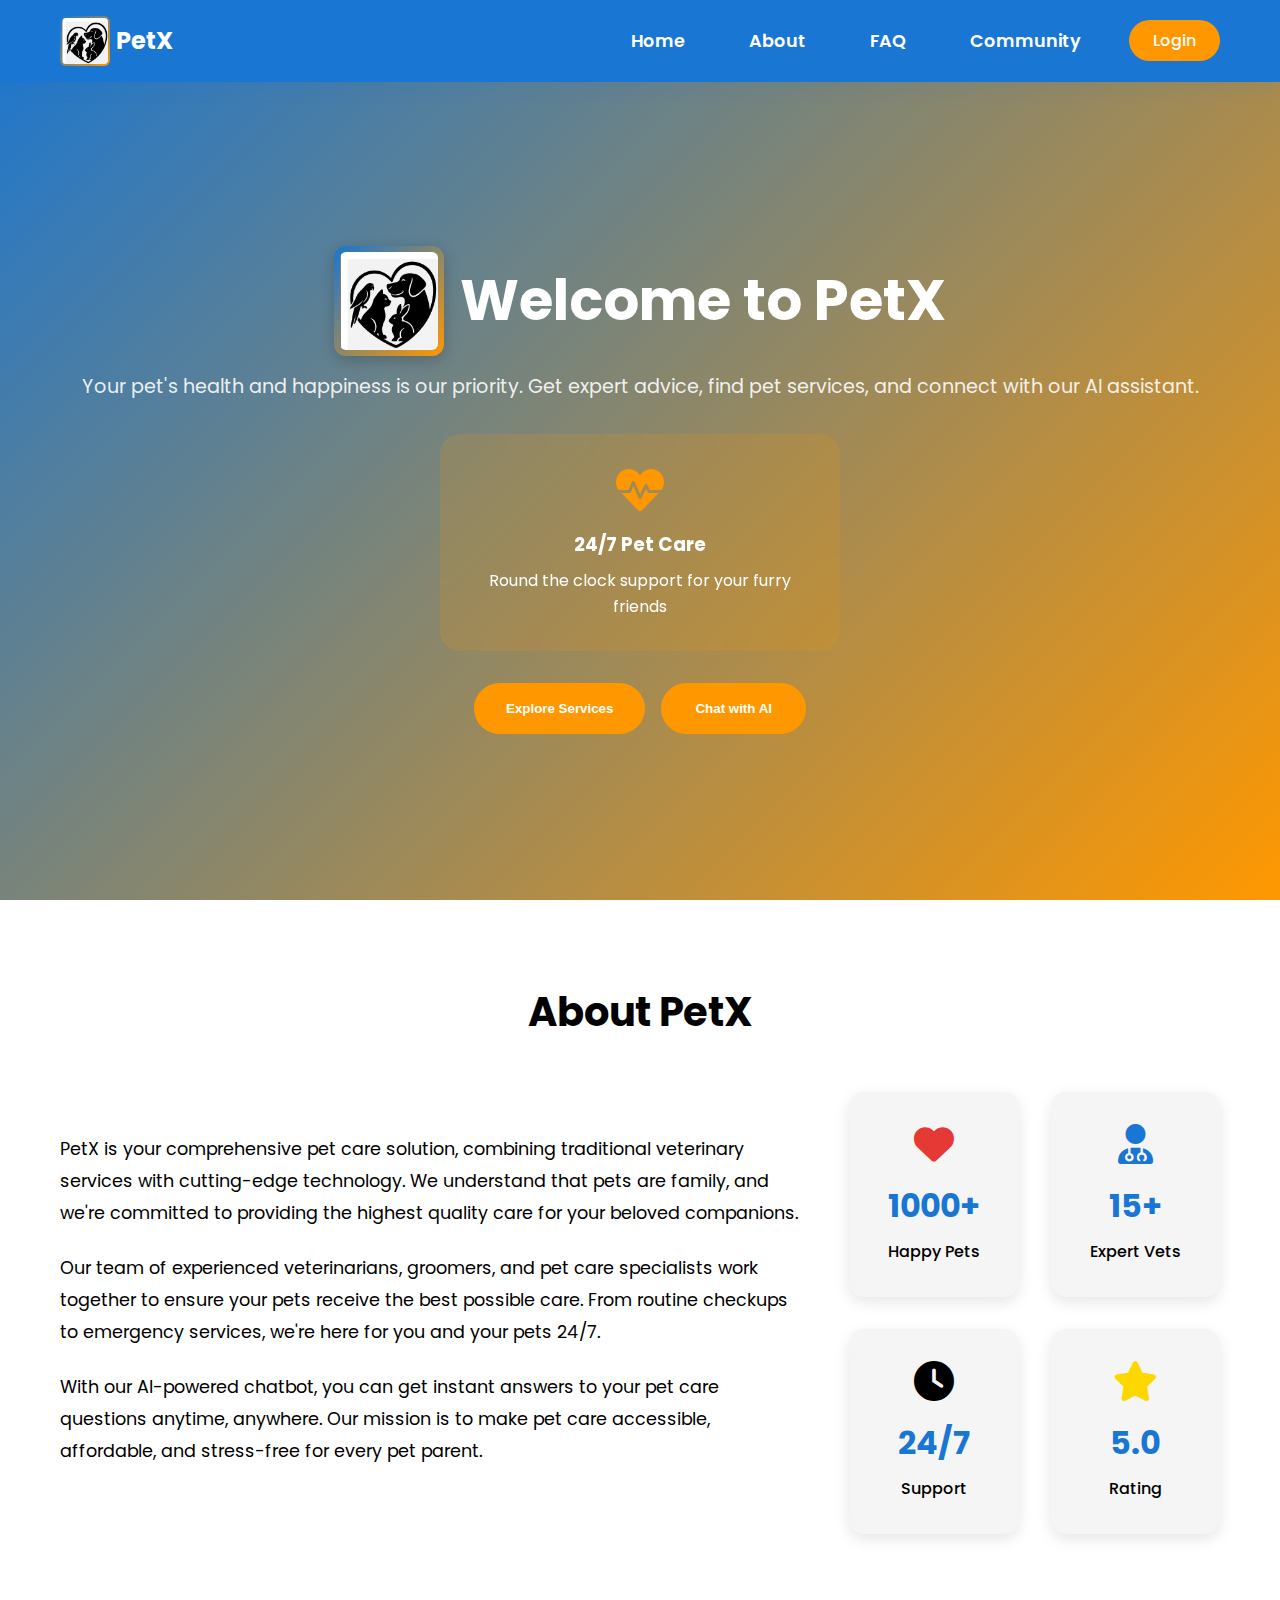
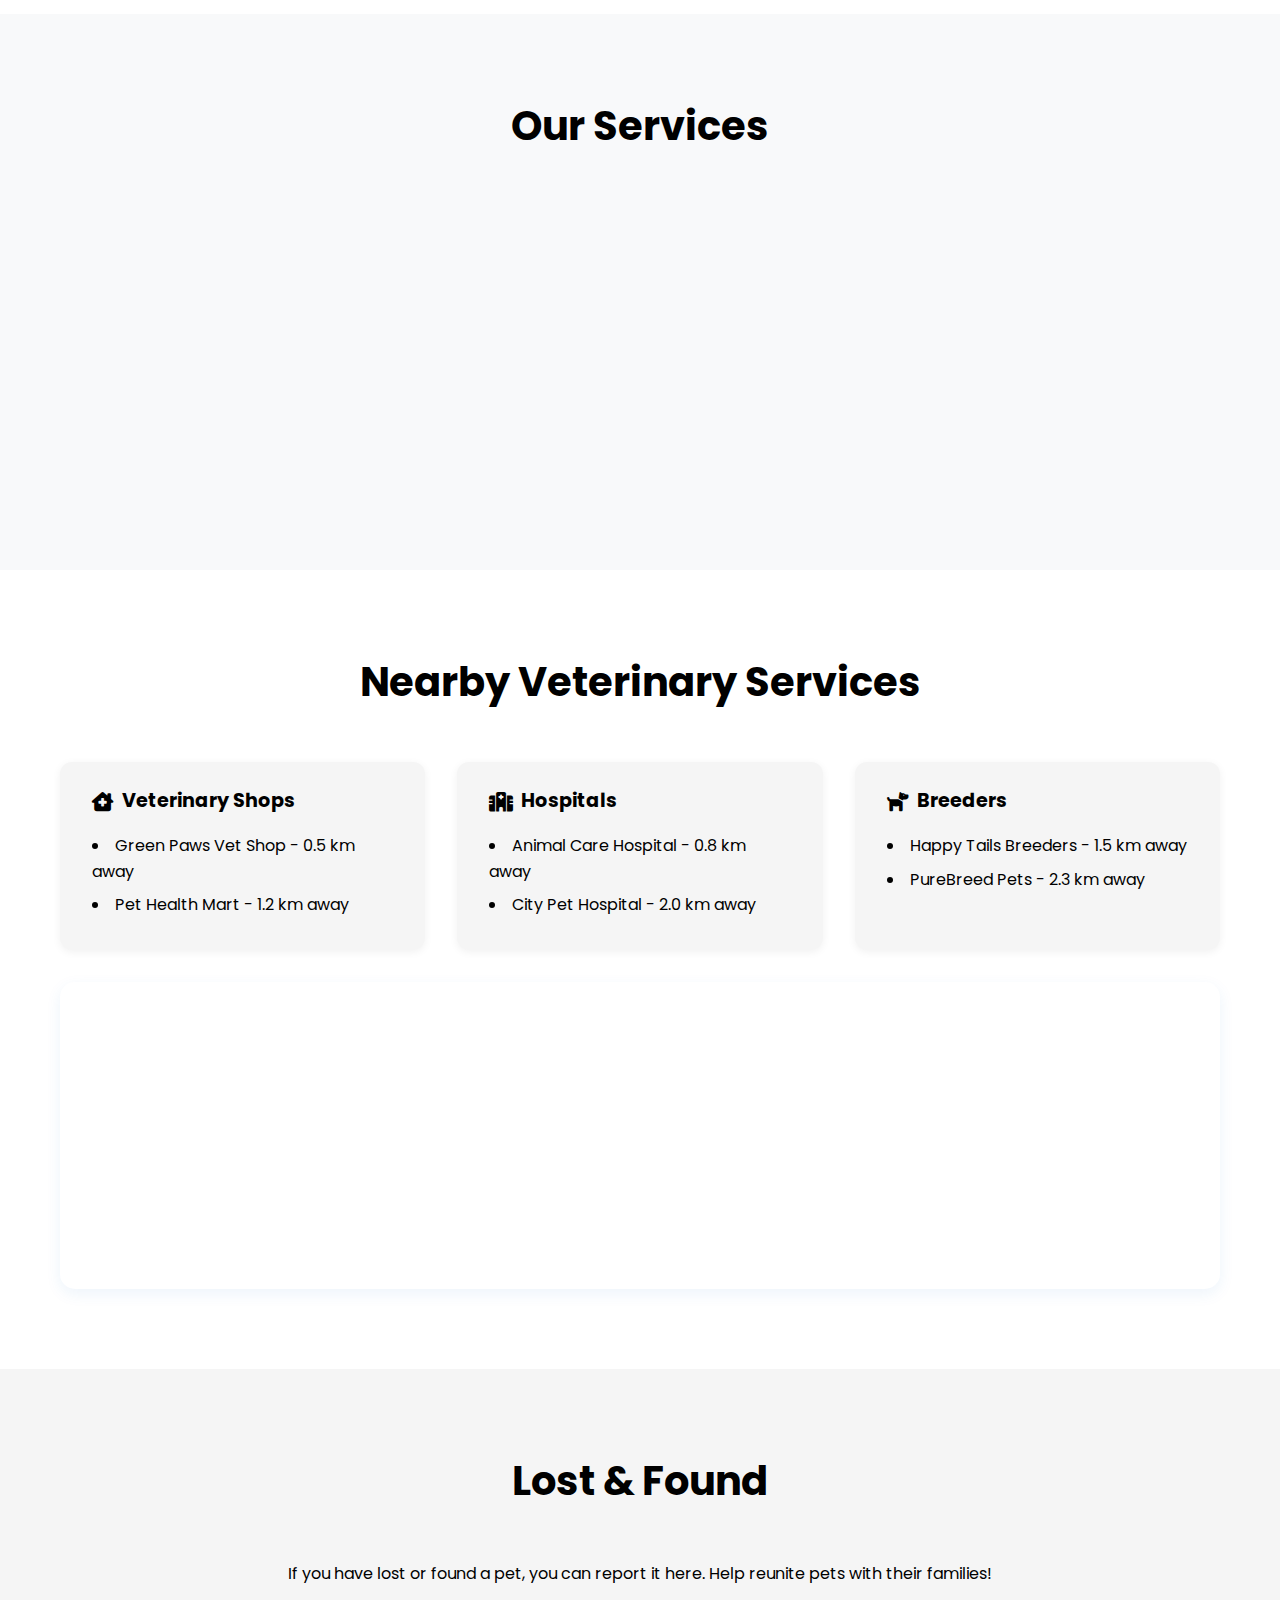
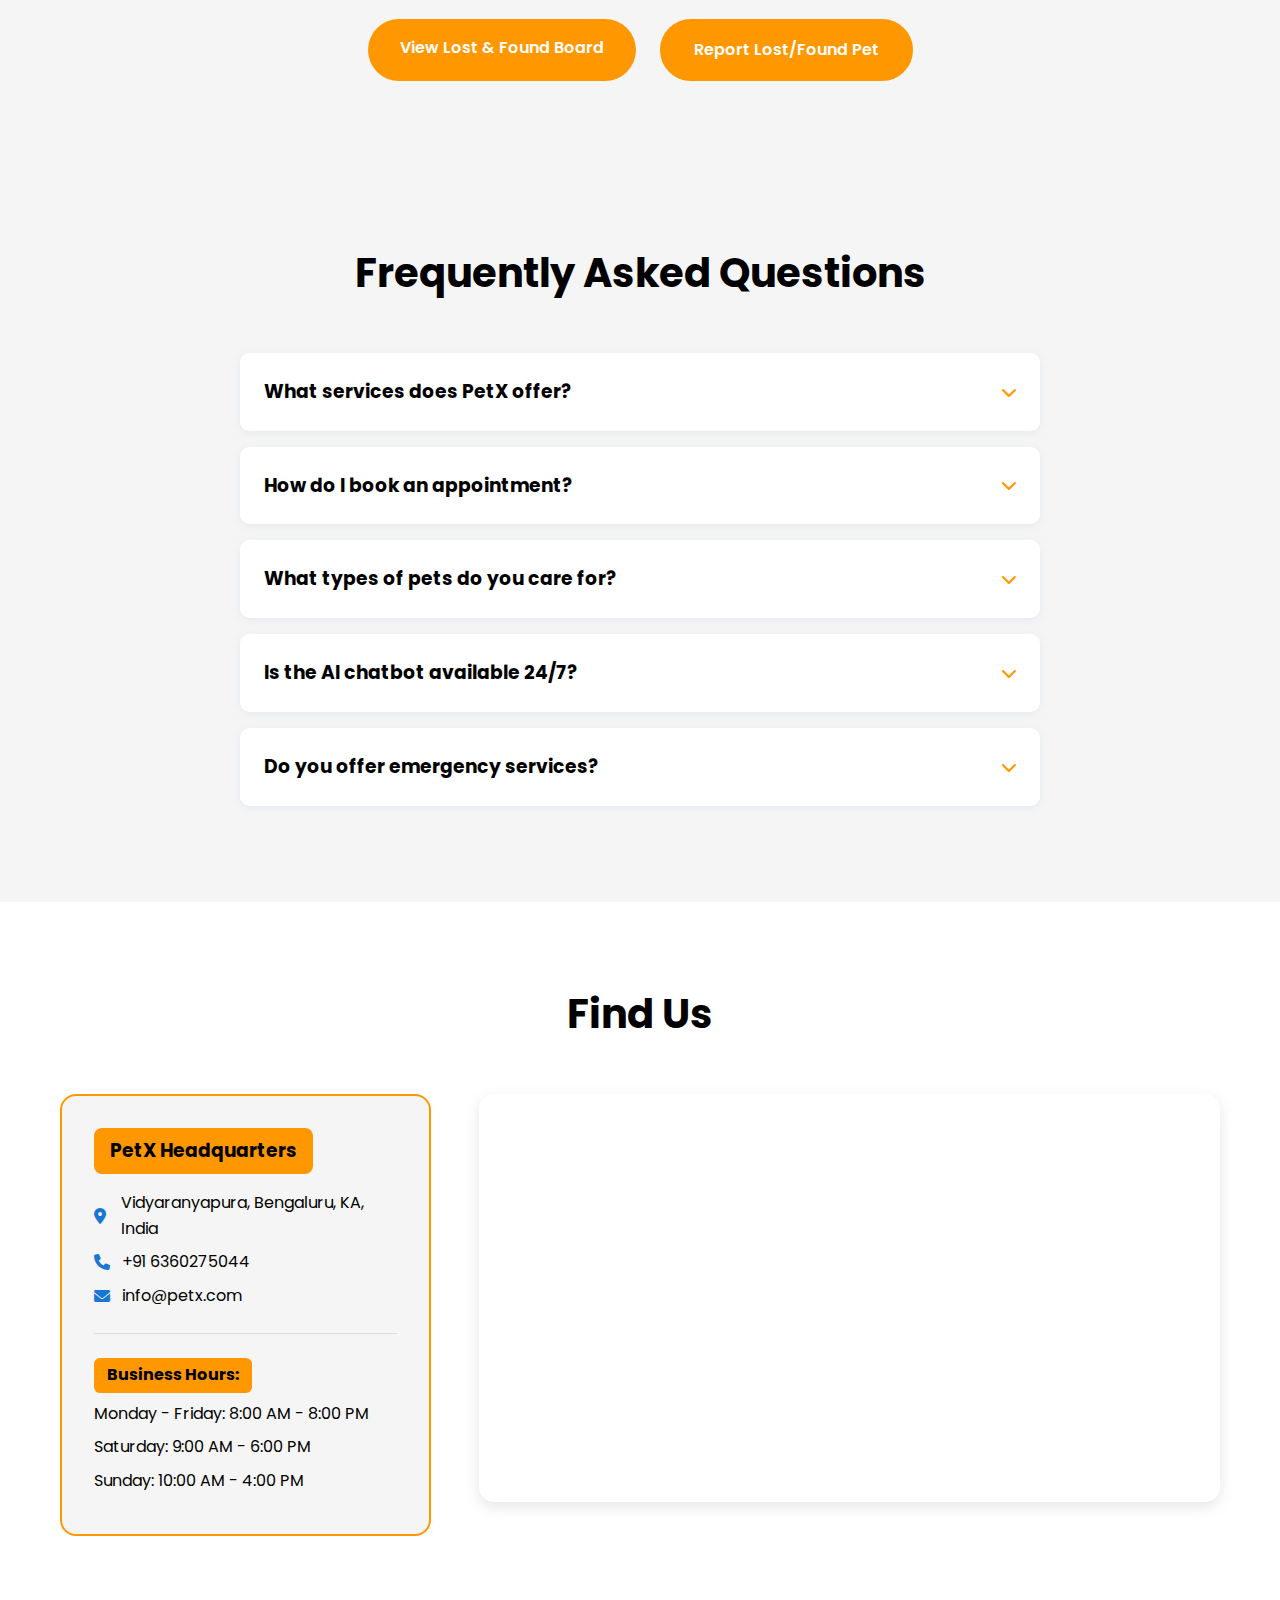
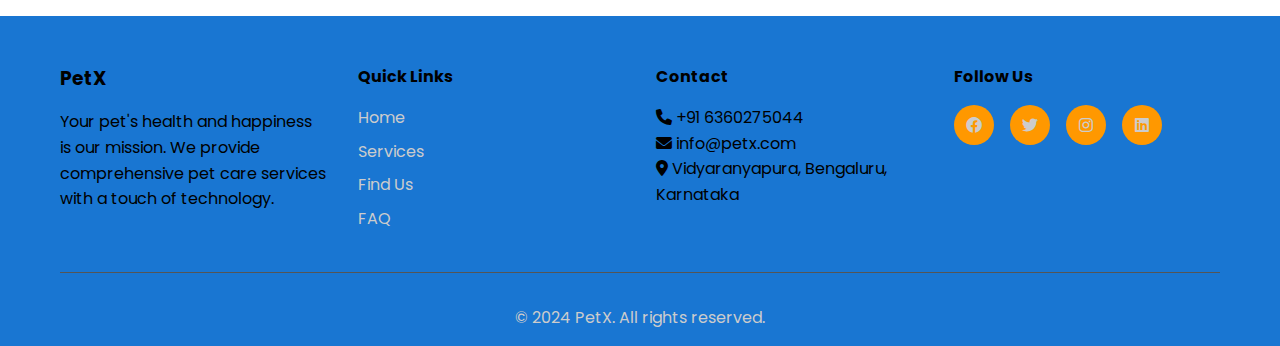
<file: index.html>
<!DOCTYPE html>
<html lang="en">
<head>
    <meta charset="UTF-8">
    <meta name="viewport" content="width=device-width, initial-scale=1.0">
    <title>PetX - Your Pet's Best Friend</title>
    <link rel="stylesheet" href="styles.css">
    <link href="https://cdnjs.cloudflare.com/ajax/libs/font-awesome/6.0.0/css/all.min.css" rel="stylesheet">
    <link href="https://fonts.googleapis.com/css2?family=Poppins:wght@300;400;500;600;700&display=swap" rel="stylesheet">
</head>
<body>
    <!-- Navigation -->
    <nav class="navbar">
        <div class="nav-container">
            <div class="nav-logo">
                <img src="logo.png" alt="PetX Logo" class="petx-logo" />
                <span>PetX</span>
            </div>
            <ul class="nav-menu">
                <li class="nav-item"><a href="#home" class="nav-link">Home</a></li>
                <li class="nav-item"><a href="#about" class="nav-link">About</a></li>
                <li class="nav-item"><a href="#faq" class="nav-link">FAQ</a></li>
                <li class="nav-item"><a href="community.html" class="nav-link" target="_blank" rel="noopener noreferrer">Community</a></li>
                <li class="nav-item"><button class="login-btn" onclick="openLoginModal()">Login</button></li>
            </ul>
            <div class="hamburger">
                <span class="bar"></span>
                <span class="bar"></span>
                <span class="bar"></span>
            </div>
        </div>
    </nav>

    <!-- Hero Section -->
    <section id="home" class="hero">
        <div class="hero-container">
            <div class="hero-content">
                <h1 class="hero-title">
                    <img src="logo.png" alt="PetX Logo" class="hero-logo" />
                    Welcome to PetX
                </h1>
                <p class="hero-subtitle">Your pet's health and happiness is our priority. Get expert advice, find pet services, and connect with our AI assistant.</p>
                <div class="floating-card">
                    <i class="fas fa-heartbeat"></i>
                    <h3>24/7 Pet Care</h3>
                    <p>Round the clock support for your furry friends</p>
                </div>
                <div class="hero-buttons">
                    <button class="btn btn-primary" onclick="scrollToSection('services')">Explore Services</button>
                    <button class="btn btn-secondary" onclick="openChatbot()">Chat with AI</button>
                </div>
            </div>
        </div>
    </section>

    <!-- About Section -->
    <section id="about" class="about-section">
        <div class="container">
            <h2 class="section-title">About PetX</h2>
            <div class="about-content">
                <div class="about-text">
                    <p>PetX is your comprehensive pet care solution, combining traditional veterinary services with cutting-edge technology. We understand that pets are family, and we're committed to providing the highest quality care for your beloved companions.</p>
                    <p>Our team of experienced veterinarians, groomers, and pet care specialists work together to ensure your pets receive the best possible care. From routine checkups to emergency services, we're here for you and your pets 24/7.</p>
                    <p>With our AI-powered chatbot, you can get instant answers to your pet care questions anytime, anywhere. Our mission is to make pet care accessible, affordable, and stress-free for every pet parent.</p>
                </div>
                <div class="about-stats">
                    <div class="stat-item">
                        <i class="fas fa-heart"></i>
                        <h3>1000+</h3>
                        <p>Happy Pets</p>
                    </div>
                    <div class="stat-item">
                        <i class="fas fa-user-md"></i>
                        <h3>15+</h3>
                        <p>Expert Vets</p>
                    </div>
                    <div class="stat-item">
                        <i class="fas fa-clock"></i>
                        <h3>24/7</h3>
                        <p>Support</p>
                    </div>
                    <div class="stat-item">
                        <i class="fas fa-star"></i>
                        <h3>5.0</h3>
                        <p>Rating</p>
                    </div>
                </div>
            </div>
        </div>
    </section>

    <!-- Services Section -->
    <section id="services" class="services">
        <div class="container">
            <h2 class="section-title">Our Services</h2>
            <div class="services-grid">
                <a href="service-veterinary.html" class="service-card-link">
                    <div class="service-card">
                        <div class="service-icon">
                            <i class="fas fa-user-md"></i>
                        </div>
                        <h3>Veterinary Care</h3>
                        <p>Professional veterinary services for all types of pets</p>
                    </div>
                </a>
                <a href="service-grooming.html" class="service-card-link">
                    <div class="service-card">
                        <div class="service-icon">
                            <i class="fas fa-cut"></i>
                        </div>
                        <h3>Grooming</h3>
                        <p>Professional grooming services to keep your pet clean and healthy</p>
                    </div>
                </a>
                <a href="service-boarding.html" class="service-card-link">
                    <div class="service-card">
                        <div class="service-icon">
                            <i class="fas fa-home"></i>
                        </div>
                        <h3>Pet Boarding</h3>
                        <p>Safe and comfortable boarding facilities for your pets</p>
                    </div>
                </a>
                <a href="service-supplies.html" class="service-card-link">
                    <div class="service-card">
                        <div class="service-icon">
                            <i class="fas fa-shopping-cart"></i>
                        </div>
                        <h3>Pet Supplies</h3>
                        <p>Quality food, toys, and accessories for your beloved pets</p>
                    </div>
                </a>
            </div>
        </div>
    </section>

    <!-- Nearby Services Section -->
    <section id="nearby-services" class="nearby-services">
        <div class="container">
            <h2 class="section-title">Nearby Veterinary Services</h2>
            <div class="nearby-listings">
                <div class="nearby-category">
                    <h3><i class="fas fa-clinic-medical"></i> Veterinary Shops</h3>
                    <ul>
                        <li>Green Paws Vet Shop - 0.5 km away</li>
                        <li>Pet Health Mart - 1.2 km away</li>
                    </ul>
                </div>
                <div class="nearby-category">
                    <h3><i class="fas fa-hospital"></i> Hospitals</h3>
                    <ul>
                        <li>Animal Care Hospital - 0.8 km away</li>
                        <li>City Pet Hospital - 2.0 km away</li>
                    </ul>
                </div>
                <div class="nearby-category">
                    <h3><i class="fas fa-dog"></i> Breeders</h3>
                    <ul>
                        <li>Happy Tails Breeders - 1.5 km away</li>
                        <li>PureBreed Pets - 2.3 km away</li>
                    </ul>
                </div>
            </div>
            <div class="map-frame nearby-map">
                <iframe 
                    src="https://www.google.com/maps?q=Vidyaranyapura,+Bengaluru,+KA,+India&output=embed"
                    width="100%" 
                    height="300" 
                    style="border:0;" 
                    allowfullscreen="" 
                    loading="lazy">
                </iframe>
            </div>
        </div>
    </section>

    <!-- Lost & Found Section -->
    <section id="lost-found" class="lost-found-section">
        <div class="container">
            <h2 class="section-title">Lost & Found</h2>
            <p>If you have lost or found a pet, you can report it here. Help reunite pets with their families!</p>
            <div class="lost-found-actions">
                <a href="lost-found.html" class="btn btn-primary">View Lost & Found Board</a>
                <a href="lost-found.html#report" class="btn btn-secondary">Report Lost/Found Pet</a>
            </div>
        </div>
    </section>

    <!-- FAQ Section -->
    <section id="faq" class="faq-section">
        <div class="container">
            <h2 class="section-title">Frequently Asked Questions</h2>
            <div class="faq-container">
                <div class="faq-item">
                    <div class="faq-question" onclick="toggleFAQ(this)">
                        <h3>What services does PetX offer?</h3>
                        <i class="fas fa-chevron-down"></i>
                    </div>
                    <div class="faq-answer">
                        <p>PetX offers comprehensive pet care services including veterinary care, grooming, boarding, pet supplies, and 24/7 AI-powered pet advice through our chatbot.</p>
                    </div>
                </div>
                <div class="faq-item">
                    <div class="faq-question" onclick="toggleFAQ(this)">
                        <h3>How do I book an appointment?</h3>
                        <i class="fas fa-chevron-down"></i>
                    </div>
                    <div class="faq-answer">
                        <p>You can book appointments through our website, by calling us directly, or by visiting our location. We also offer online booking for your convenience.</p>
                    </div>
                </div>
                <div class="faq-item">
                    <div class="faq-question" onclick="toggleFAQ(this)">
                        <h3>What types of pets do you care for?</h3>
                        <i class="fas fa-chevron-down"></i>
                    </div>
                    <div class="faq-answer">
                        <p>We care for all types of pets including dogs, cats, birds, rabbits, hamsters, and other small animals. Our team is trained to handle various species.</p>
                    </div>
                </div>
                <div class="faq-item">
                    <div class="faq-question" onclick="toggleFAQ(this)">
                        <h3>Is the AI chatbot available 24/7?</h3>
                        <i class="fas fa-chevron-down"></i>
                    </div>
                    <div class="faq-answer">
                        <p>Yes! Our AI chatbot is available 24/7 to answer your pet-related questions, provide care tips, and offer guidance on pet health and behavior.</p>
                    </div>
                </div>
                <div class="faq-item">
                    <div class="faq-question" onclick="toggleFAQ(this)">
                        <h3>Do you offer emergency services?</h3>
                        <i class="fas fa-chevron-down"></i>
                    </div>
                    <div class="faq-answer">
                        <p>Yes, we provide emergency veterinary services during business hours. For after-hours emergencies, we have partnerships with 24/7 emergency clinics.</p>
                    </div>
                </div>
            </div>
        </div>
    </section>



    <!-- Map Section -->
    <section id="map" class="map-section">
        <div class="container">
            <h2 class="section-title">Find Us</h2>
            <div class="map-container">
                <div class="map-info">
                    <h3>PetX Headquarters</h3>
                    <p><i class="fas fa-map-marker-alt"></i> Vidyaranyapura, Bengaluru, KA, India</p>
                    <p><i class="fas fa-phone"></i> +91 6360275044</p>
                    <p><i class="fas fa-envelope"></i> info@petx.com</p>
                    <div class="hours">
                        <h4>Business Hours:</h4>
                        <p>Monday - Friday: 8:00 AM - 8:00 PM</p>
                        <p>Saturday: 9:00 AM - 6:00 PM</p>
                        <p>Sunday: 10:00 AM - 4:00 PM</p>
                    </div>
                </div>
                <div class="map-frame">
                    <iframe 
                        src="https://www.google.com/maps?q=Vidyaranyapura,+Bengaluru,+KA,+India&output=embed"
                        width="100%" 
                        height="400" 
                        style="border:0;" 
                        allowfullscreen="" 
                        loading="lazy">
                    </iframe>
                </div>
            </div>
        </div>
    </section>

    <!-- Dashboard Section (hidden by default) -->
    <section id="dashboard-section" class="dashboard-section" style="display:none;">
        <div class="dashboard-card">
            <h1 class="section-title"><i class="fas fa-user"></i> My Dashboard</h1>
            <div id="dashboardContent">
                <p>Welcome, <span id="userEmail">demo@petx.com</span>!</p>
                <h2>Your Configurations</h2>
                <ul class="dashboard-config-list">
                    <li><span><strong>Email:</strong></span> <span>demo@petx.com</span></li>
                    <li><span><strong>Preferred Contact:</strong></span> <span>555-123-4567</span></li>
                </ul>
                <h2>Payment History</h2>
                <div class="dashboard-timezone">All timings are in IST (Indian Standard Time)</div>
                <ul class="dashboard-timings-list">
                    <li><span>Veterinary Checkup:</span> <span>Paid, Monday, 10:00 AM IST</span></li>
                    <li><span>Grooming:</span> <span>Paid, Wednesday, 2:00 PM IST</span></li>
                    <li><span>Boarding Drop-off:</span> <span>Paid, Friday, 9:00 AM IST</span></li>
                </ul>
                
                <!-- Payment Section -->
                <div class="dashboard-payment-section">
                    <h2>Make a Payment</h2>
                    <p>Pay for your pet's services securely. Click below to proceed to the payment page.</p>
                    <a href="payment.html" class="btn btn-primary">Go to Payment</a>
                </div>
            </div>
            <button class="btn btn-secondary" onclick="hideDashboardSection()" style="margin-top:2rem;">&larr; Back to Home</button>
        </div>
    </section>

    <!-- Login Modal -->
    <div id="loginModal" class="modal">
        <div class="modal-content">
            <span class="close" onclick="closeLoginModal()">&times;</span>
            <div class="login-container">
                <h2>Login to PetX</h2>
                <form id="loginForm" onsubmit="handleLogin(event)">
                    <div class="form-group">
                        <label for="email">Email</label>
                        <input type="email" id="email" name="email" required>
                    </div>
                    <div class="form-group">
                        <label for="password">Password</label>
                        <input type="password" id="password" name="password" required>
                    </div>
                    <button type="submit" class="btn btn-primary">Login</button>
                </form>
                <p class="login-footer">
                    Don't have an account? <a href="#" onclick="showRegister()">Sign up</a>
                </p>
            </div>
        </div>
    </div>

    <!-- Chatbot -->
    <div id="chatbot" class="chatbot" style="display: none;">
        <div class="chatbot-header" onclick="toggleChatbot()">
            <i class="fas fa-robot"></i>
            <span>PetX AI Assistant</span>
            <i class="fas fa-times" id="chatbotToggle" onclick="closeChatbot()"></i>
        </div>
        <div class="chatbot-body" id="chatbotBody">
            <div class="chat-messages" id="chatMessages">
                <div class="message bot-message">
                    <i class="fas fa-robot"></i>
                    <div class="message-content">
                        <p>Hello! I'm your PetX AI assistant. How can I help you with your pet today?</p>
                    </div>
                </div>
            </div>
            <div class="chat-input">
                <input type="text" id="chatInput" placeholder="Ask me about your pet..." onkeypress="handleChatInput(event)">
                <button onclick="sendMessage()">
                    <i class="fas fa-paper-plane"></i>
                </button>
            </div>
        </div>
    </div>

    <!-- Footer -->
    <footer class="footer">
        <div class="container">
            <div class="footer-content">
                <div class="footer-section">
                    <h3>PetX</h3>
                    <p>Your pet's health and happiness is our mission. We provide comprehensive pet care services with a touch of technology.</p>
                </div>
                <div class="footer-section">
                    <h4>Quick Links</h4>
                    <ul>
                        <li><a href="#home">Home</a></li>
                        <li><a href="#services">Services</a></li>
                        <li><a href="#map">Find Us</a></li>
                        <li><a href="#faq">FAQ</a></li>
                    </ul>
                </div>
                <div class="footer-section">
                    <h4>Contact</h4>
                    <p><i class="fas fa-phone"></i> +91 6360275044</p>
                    <p><i class="fas fa-envelope"></i> info@petx.com</p>
                    <p><i class="fas fa-map-marker-alt"></i> Vidyaranyapura, Bengaluru, Karnataka</p>
                </div>
                <div class="footer-section">
                    <h4>Follow Us</h4>
                    <div class="social-links">
                        <a href="#"><i class="fab fa-facebook"></i></a>
                        <a href="#"><i class="fab fa-twitter"></i></a>
                        <a href="#"><i class="fab fa-instagram"></i></a>
                        <a href="#"><i class="fab fa-linkedin"></i></a>
                    </div>
                </div>
            </div>
            <div class="footer-bottom">
                <p>&copy; 2024 PetX. All rights reserved.</p>
            </div>
        </div>
    </footer>

    <script src="script.js"></script>
</body>
</html>
</file>
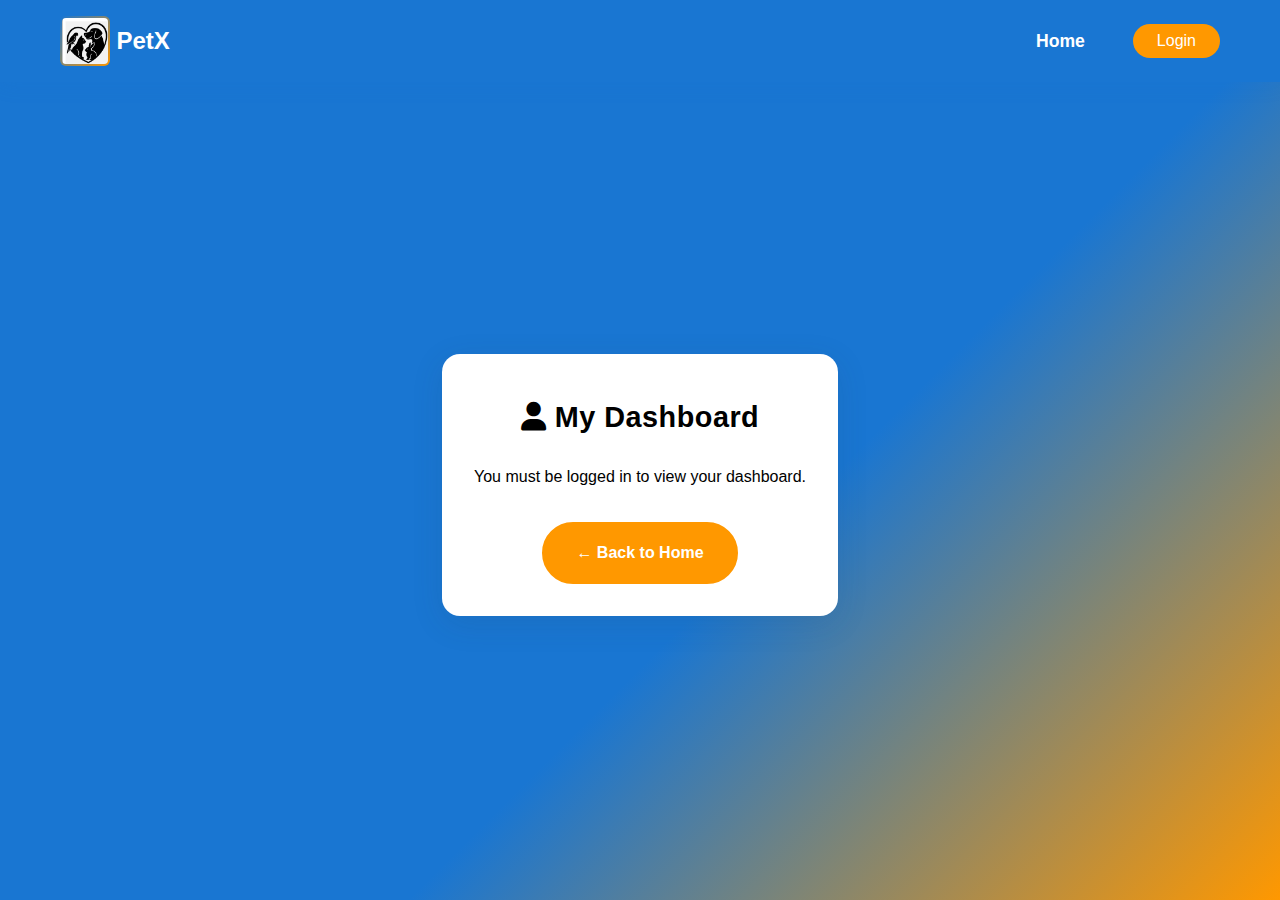
<file: dashboard.html>
<!DOCTYPE html>
<html lang="en">
<head>
    <meta charset="UTF-8">
    <meta name="viewport" content="width=device-width, initial-scale=1.0">
    <title>Dashboard - PetX</title>
    <link rel="stylesheet" href="styles.css">
    <link href="https://cdnjs.cloudflare.com/ajax/libs/font-awesome/6.0.0/css/all.min.css" rel="stylesheet">
</head>
<body>
    <nav class="navbar">
        <div class="nav-container">
            <div class="nav-logo">
                <img src="logo.png" alt="PetX Logo" class="petx-logo" />
                <span>PetX</span>
            </div>
            <ul class="nav-menu">
                <li class="nav-item"><a href="index.html" class="nav-link">Home</a></li>
                <li class="nav-item"><button class="login-btn" id="loginLogoutBtn">Logout</button></li>
            </ul>
        </div>
    </nav>
    <section class="dashboard-section">
        <div class="dashboard-card">
            <h1 class="section-title"><i class="fas fa-user"></i> My Dashboard</h1>
            <div id="dashboardContent">
                <p>Welcome, <span id="userEmail">demo@petx.com</span>!</p>
                <h2>Your Configurations</h2>
                <ul class="dashboard-config-list">
                    <li><span><strong>Email:</strong></span> <span>demo@petx.com</span></li>
                    <li><span><strong>Preferred Contact:</strong></span> <span>555-123-4567</span></li>
                </ul>
                <h2>Payment History</h2>
                <div class="dashboard-timezone">All timings are in IST (Indian Standard Time)</div>
                <ul class="dashboard-timings-list">
                    <li><span>Veterinary Checkup:</span> <span>Paid, Monday, 10:00 AM IST</span></li>
                    <li><span>Grooming:</span> <span>Paid, Wednesday, 2:00 PM IST</span></li>
                    <li><span>Boarding Drop-off:</span> <span>Paid, Friday, 9:00 AM IST</span></li>
                </ul>
                <!-- Payment Section -->
                <div class="dashboard-payment-section">
                    <h2>Make a Payment</h2>
                    <p>Pay for your pet's services securely. Click below to proceed to the payment page.</p>
                    <a href="payment.html" class="btn btn-primary">Go to Payment</a>
                </div>
            </div>
            <a href="index.html" class="btn btn-secondary" style="margin-top:2rem;display:inline-block;">&larr; Back to Home</a>
        </div>
    </section>
    <script>
    // Only allow access if logged in
    function updateLoginState(isLoggedIn) {
        const loginBtn = document.getElementById('loginLogoutBtn');
        if (isLoggedIn) {
            loginBtn.textContent = 'Logout';
            loginBtn.onclick = handleLogout;
        } else {
            loginBtn.textContent = 'Login';
            loginBtn.onclick = () => { window.location.href = 'index.html'; };
            document.getElementById('dashboardContent').innerHTML = '<p>You must be logged in to view your dashboard.</p>';
        }
    }
    function handleLogout() {
        localStorage.removeItem('petxLoggedIn');
        updateLoginState(false);
        alert('You have been logged out.');
        window.location.href = 'index.html';
    }
    window.addEventListener('DOMContentLoaded', () => {
        const isLoggedIn = localStorage.getItem('petxLoggedIn') === 'true';
        updateLoginState(isLoggedIn);
    });
    </script>
</body>
</html>
</file>
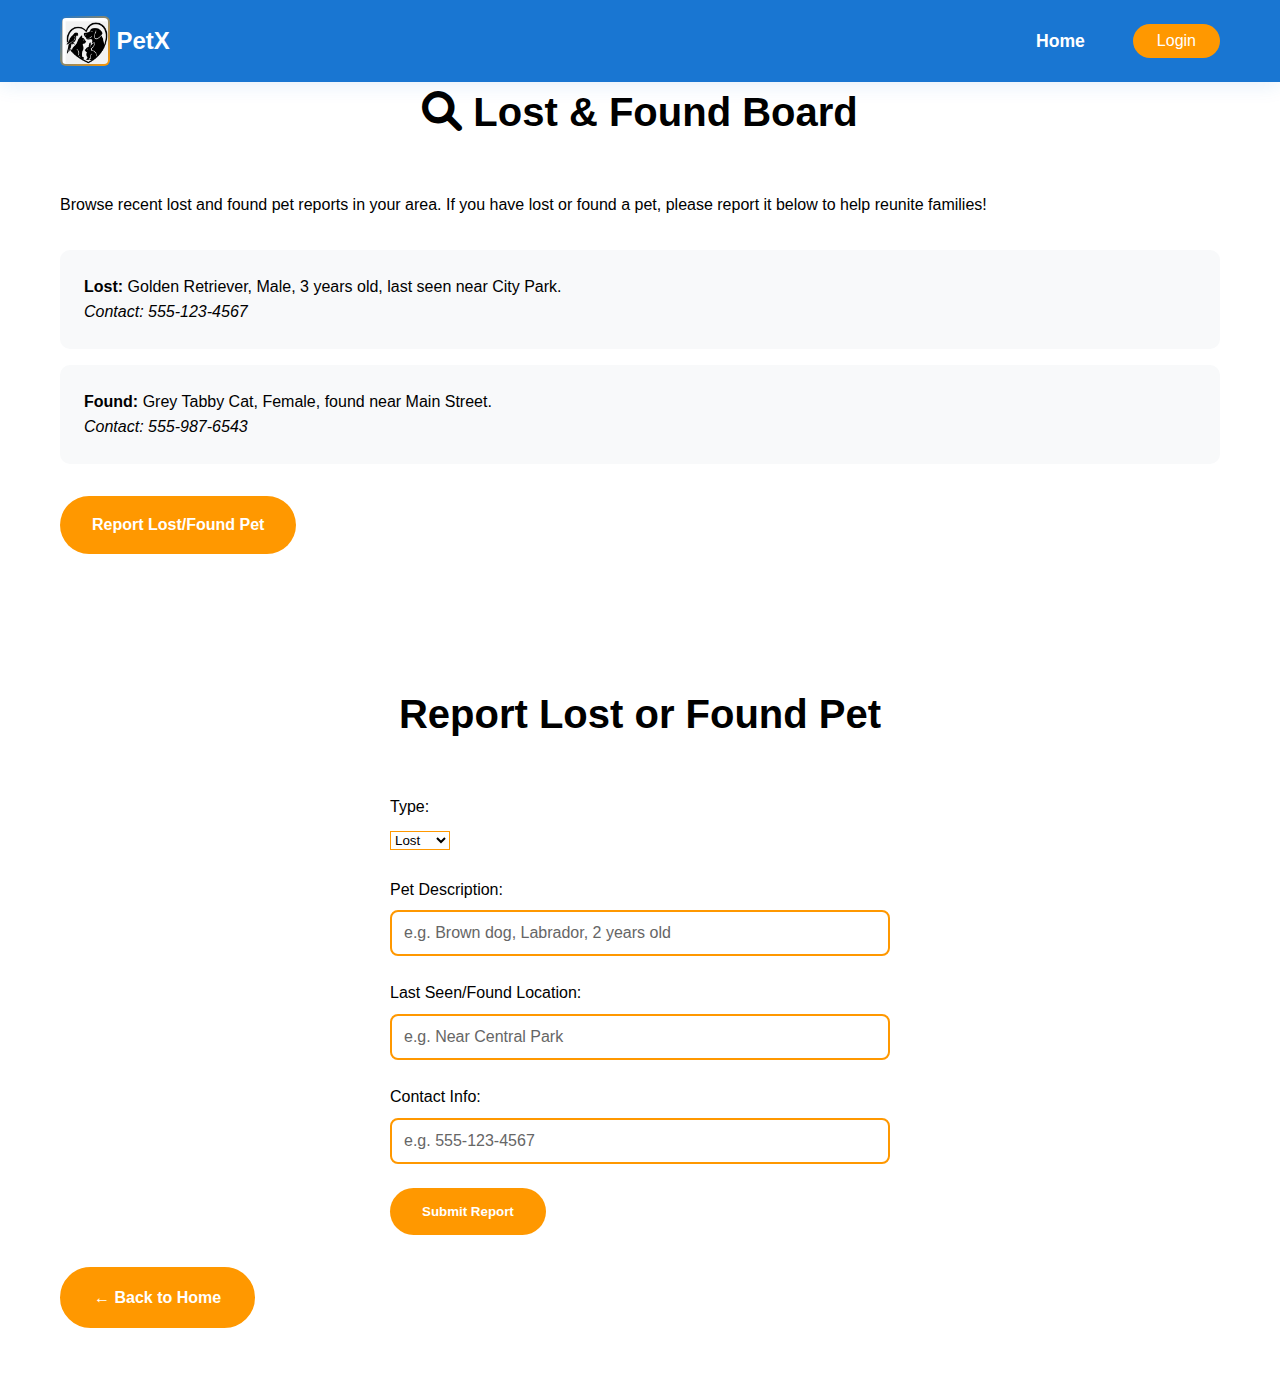
<file: lost-found.html>
<!DOCTYPE html>
<html lang="en">
<head>
    <meta charset="UTF-8">
    <meta name="viewport" content="width=device-width, initial-scale=1.0">
    <title>Lost & Found - PetX</title>
    <link rel="stylesheet" href="styles.css">
    <link href="https://cdnjs.cloudflare.com/ajax/libs/font-awesome/6.0.0/css/all.min.css" rel="stylesheet">
</head>
<body>
    <nav class="navbar">
        <div class="nav-container">
            <div class="nav-logo">
                <img src="logo.png" alt="PetX Logo" class="petx-logo" />
                <span>PetX</span>
            </div>
            <ul class="nav-menu">
                <li class="nav-item"><a href="index.html" class="nav-link">Home</a></li>
                <li class="nav-item" id="dashboardNavItem" style="display:none;"><a href="dashboard.html" class="nav-link">Dashboard</a></li>
                <li class="nav-item"><button class="login-btn" id="loginLogoutBtn" onclick="openLoginModal()">Login</button></li>
            </ul>
        </div>
    </nav>
    <section class="lost-found-board" style="padding:5rem 0;">
        <div class="container">
            <h1 class="section-title"><i class="fas fa-search"></i> Lost & Found Board</h1>
            <p>Browse recent lost and found pet reports in your area. If you have lost or found a pet, please report it below to help reunite families!</p>
            <div class="lost-found-listings" style="margin:2rem 0;">
                <div class="lost-found-item" style="background:#f8f9fa;padding:1.5rem;border-radius:10px;margin-bottom:1rem;">
                    <strong>Lost:</strong> Golden Retriever, Male, 3 years old, last seen near City Park. <br>
                    <em>Contact: 555-123-4567</em>
                </div>
                <div class="lost-found-item" style="background:#f8f9fa;padding:1.5rem;border-radius:10px;margin-bottom:1rem;">
                    <strong>Found:</strong> Grey Tabby Cat, Female, found near Main Street. <br>
                    <em>Contact: 555-987-6543</em>
                </div>
            </div>
            <a href="#report" class="btn btn-primary">Report Lost/Found Pet</a>
        </div>
    </section>
    <section id="report" class="lost-found-report" style="padding:3rem 0;background:#fff;">
        <div class="container">
            <h2 class="section-title">Report Lost or Found Pet</h2>
            <form class="lost-found-form" style="max-width:500px;margin:0 auto;text-align:left;">
                <div class="form-group">
                    <label for="type">Type:</label>
                    <select id="type" name="type" required>
                        <option value="lost">Lost</option>
                        <option value="found">Found</option>
                    </select>
                </div>
                <div class="form-group">
                    <label for="pet">Pet Description:</label>
                    <input type="text" id="pet" name="pet" placeholder="e.g. Brown dog, Labrador, 2 years old" required>
                </div>
                <div class="form-group">
                    <label for="location">Last Seen/Found Location:</label>
                    <input type="text" id="location" name="location" placeholder="e.g. Near Central Park" required>
                </div>
                <div class="form-group">
                    <label for="contact">Contact Info:</label>
                    <input type="text" id="contact" name="contact" placeholder="e.g. 555-123-4567" required>
                </div>
                <button type="submit" class="btn btn-primary">Submit Report</button>
            </form>
            <a href="index.html" class="btn btn-secondary" style="margin-top:2rem;display:inline-block;">&larr; Back to Home</a>
        </div>
    </section>
    <script>
    // Login state persistence and dashboard link logic
    function updateLoginState(isLoggedIn) {
        const loginBtn = document.getElementById('loginLogoutBtn');
        const dashboardNavItem = document.getElementById('dashboardNavItem');
        if (isLoggedIn) {
            loginBtn.textContent = 'Logout';
            loginBtn.onclick = handleLogout;
            dashboardNavItem.style.display = '';
        } else {
            loginBtn.textContent = 'Login';
            loginBtn.onclick = openLoginModal;
            dashboardNavItem.style.display = 'none';
        }
    }
    function handleLogout() {
        localStorage.removeItem('petxLoggedIn');
        updateLoginState(false);
        alert('You have been logged out.');
    }
    function openLoginModal() {
        alert('Please return to the home page to log in.');
    }
    window.addEventListener('DOMContentLoaded', () => {
        const isLoggedIn = localStorage.getItem('petxLoggedIn') === 'true';
        updateLoginState(isLoggedIn);
    });
    </script>
</body>
</html>
</file>
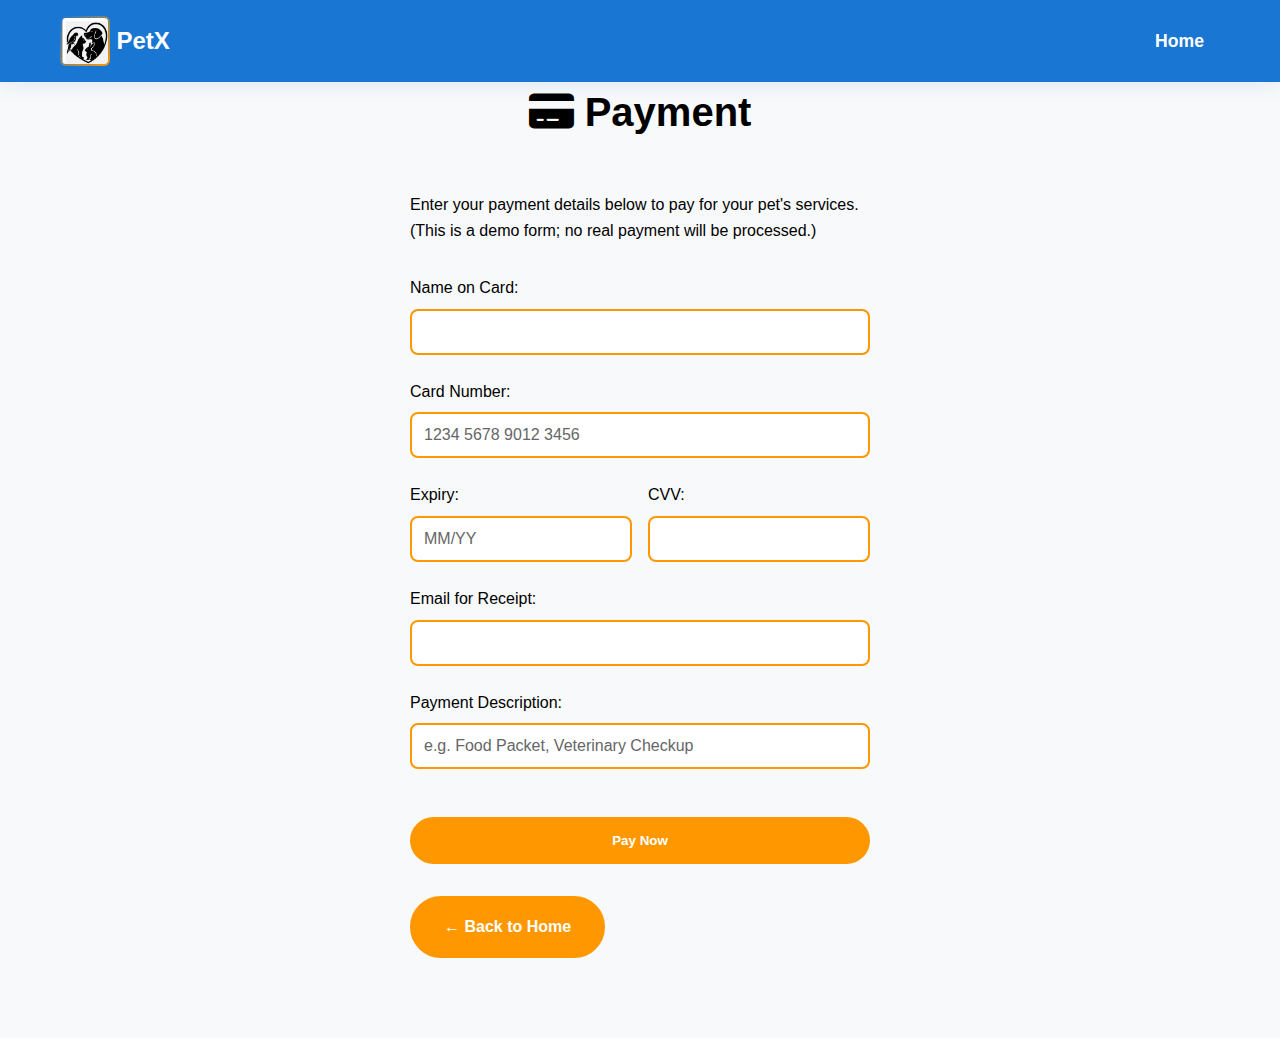
<file: payment.html>
<!DOCTYPE html>
<html lang="en">
<head>
    <meta charset="UTF-8">
    <meta name="viewport" content="width=device-width, initial-scale=1.0">
    <title>Payment - PetX</title>
    <link rel="stylesheet" href="styles.css">
    <link href="https://cdnjs.cloudflare.com/ajax/libs/font-awesome/6.0.0/css/all.min.css" rel="stylesheet">
</head>
<body>
    <nav class="navbar">
        <div class="nav-container">
            <div class="nav-logo">
                <img src="logo.png" alt="PetX Logo" class="petx-logo" />
                <span>PetX</span>
            </div>
            <ul class="nav-menu">
                <li class="nav-item"><a href="index.html" class="nav-link">Home</a></li>
            </ul>
        </div>
    </nav>
    <section class="payment-form-section" style="padding:5rem 0;background:#f8f9fa;">
        <div class="container" style="max-width:500px;margin:0 auto;">
            <h1 class="section-title"><i class="fas fa-credit-card"></i> Payment</h1>
            <p>Enter your payment details below to pay for your pet's services. (This is a demo form; no real payment will be processed.)</p>
            <form class="payment-form" id="paymentForm" style="margin-top:2rem;text-align:left;">
                <div class="form-group">
                    <label for="name">Name on Card:</label>
                    <input type="text" id="name" name="name" required>
                </div>
                <div class="form-group">
                    <label for="card">Card Number:</label>
                    <input type="text" id="card" name="card" maxlength="19" placeholder="1234 5678 9012 3456" required>
                </div>
                <div class="form-group" style="display:flex;gap:1rem;">
                    <div style="flex:1;">
                        <label for="expiry">Expiry:</label>
                        <input type="text" id="expiry" name="expiry" maxlength="5" placeholder="MM/YY" required>
                    </div>
                    <div style="flex:1;">
                        <label for="cvv">CVV:</label>
                        <input type="password" id="cvv" name="cvv" maxlength="4" required>
                    </div>
                </div>
                <div class="form-group">
                    <label for="email">Email for Receipt:</label>
                    <input type="email" id="email" name="email" required>
                </div>
                <div class="form-group">
                    <label for="desc">Payment Description:</label>
                    <input type="text" id="desc" name="desc" placeholder="e.g. Food Packet, Veterinary Checkup" required>
                </div>
                <button type="submit" class="btn btn-primary" style="width:100%;margin-top:1.5rem;">Pay Now</button>
            </form>
            <a href="index.html" class="btn btn-secondary" style="margin-top:2rem;display:inline-block;">&larr; Back to Home</a>
        </div>
    </section>
    <script>
// Save payment to localStorage and redirect to home
function getPaymentHistory() {
    return JSON.parse(localStorage.getItem('petxPaymentHistory') || '[]');
}
function addPaymentHistory(item) {
    const history = getPaymentHistory();
    history.unshift(item);
    localStorage.setItem('petxPaymentHistory', JSON.stringify(history));
}
document.getElementById('paymentForm').onsubmit = function(e) {
    e.preventDefault();
    const desc = document.getElementById('desc').value || 'Service Payment';
    const now = new Date();
    const istOffset = 5.5 * 60 * 60 * 1000;
    const istDate = new Date(now.getTime() + istOffset - now.getTimezoneOffset() * 60000);
    const dateStr = istDate.toLocaleString('en-IN', { hour: '2-digit', minute: '2-digit', weekday: 'long', year: 'numeric', month: 'short', day: 'numeric' });
    addPaymentHistory({ description: desc, date: dateStr });
    alert('Payment successful!');
    window.location.href = 'index.html';
};
</script>
</body>
</html>
</file>
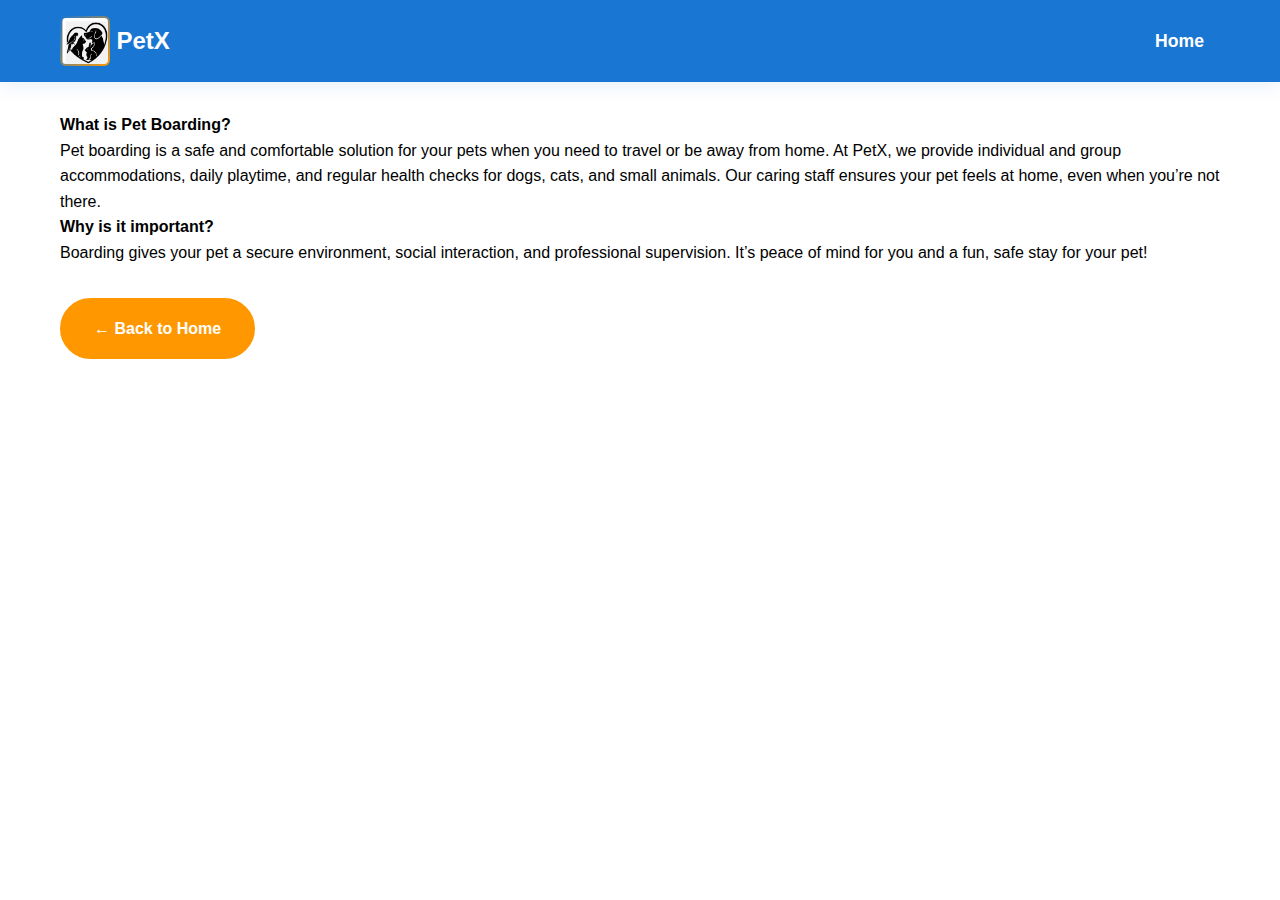
<file: service-boarding.html>
<!DOCTYPE html>
<html lang="en">
<head>
    <meta charset="UTF-8">
    <meta name="viewport" content="width=device-width, initial-scale=1.0">
    <title>Pet Boarding - PetX</title>
    <link rel="stylesheet" href="styles.css">
    <link href="https://cdnjs.cloudflare.com/ajax/libs/font-awesome/6.0.0/css/all.min.css" rel="stylesheet">
</head>
<body>
    <nav class="navbar">
        <div class="nav-container">
            <div class="nav-logo">
                <img src="logo.png" alt="PetX Logo" class="petx-logo" />
                <span>PetX</span>
            </div>
            <ul class="nav-menu">
                <li class="nav-item"><a href="index.html" class="nav-link">Home</a></li>
            </ul>
        </div>
    </nav>
    <section class="service-inner">
        <div class="container">
            <h1 class="section-title"><i class="fas fa-home"></i> Pet Boarding</h1>
            <p><strong>What is Pet Boarding?</strong></p>
            <p>Pet boarding is a safe and comfortable solution for your pets when you need to travel or be away from home. At PetX, we provide individual and group accommodations, daily playtime, and regular health checks for dogs, cats, and small animals. Our caring staff ensures your pet feels at home, even when you’re not there.</p>
            <p><strong>Why is it important?</strong></p>
            <p>Boarding gives your pet a secure environment, social interaction, and professional supervision. It’s peace of mind for you and a fun, safe stay for your pet!</p>
            <a href="index.html" class="btn btn-secondary" style="margin-top:2rem;display:inline-block;">&larr; Back to Home</a>
        </div>
    </section>
</body>
</html>
</file>
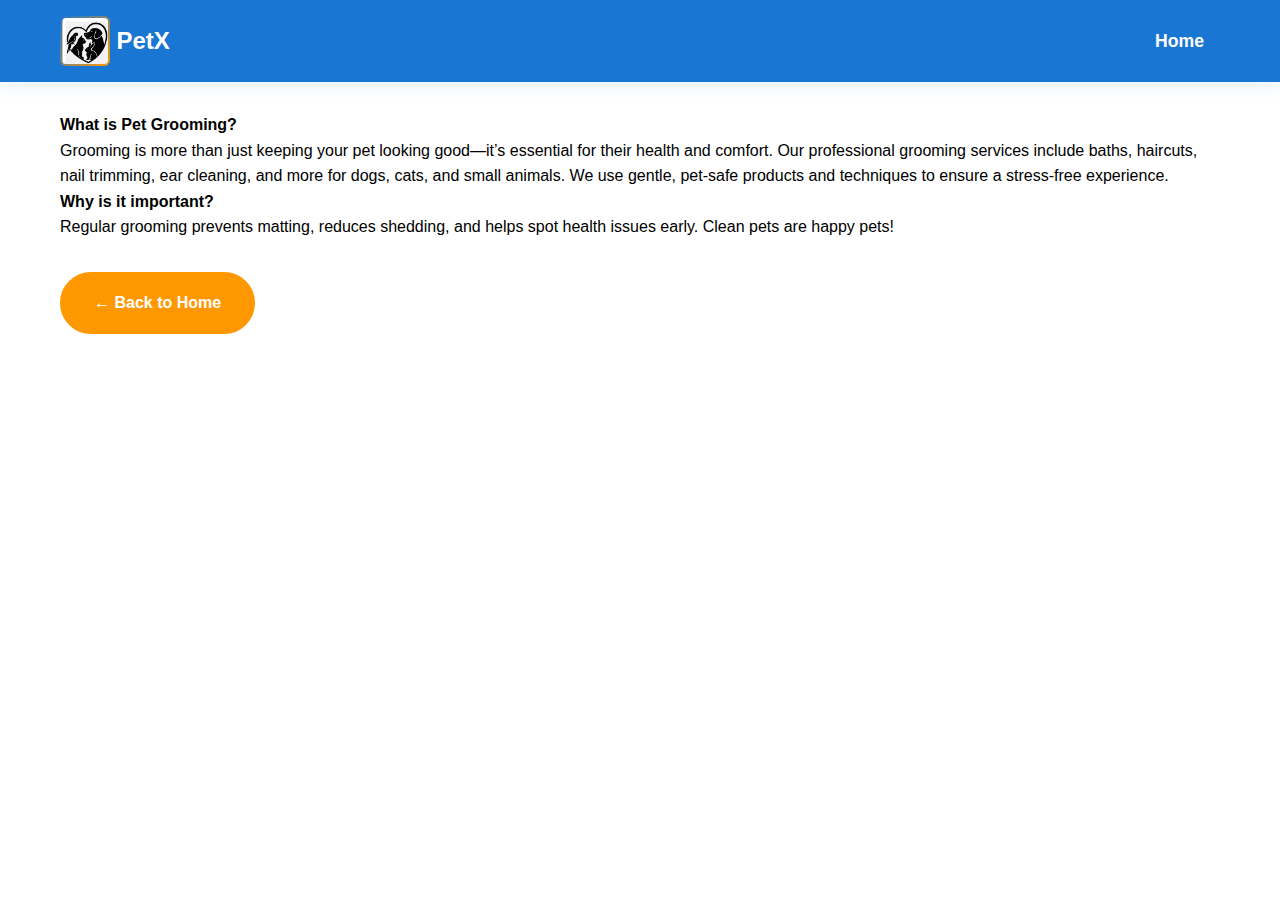
<file: service-grooming.html>
<!DOCTYPE html>
<html lang="en">
<head>
    <meta charset="UTF-8">
    <meta name="viewport" content="width=device-width, initial-scale=1.0">
    <title>Grooming - PetX</title>
    <link rel="stylesheet" href="styles.css">
    <link href="https://cdnjs.cloudflare.com/ajax/libs/font-awesome/6.0.0/css/all.min.css" rel="stylesheet">
</head>
<body>
    <nav class="navbar">
        <div class="nav-container">
            <div class="nav-logo">
                <img src="logo.png" alt="PetX Logo" class="petx-logo" />
                <span>PetX</span>
            </div>
            <ul class="nav-menu">
                <li class="nav-item"><a href="index.html" class="nav-link">Home</a></li>
            </ul>
        </div>
    </nav>
    <section class="service-inner">
        <div class="container">
            <h1 class="section-title"><i class="fas fa-cut"></i> Grooming</h1>
            <p><strong>What is Pet Grooming?</strong></p>
            <p>Grooming is more than just keeping your pet looking good—it’s essential for their health and comfort. Our professional grooming services include baths, haircuts, nail trimming, ear cleaning, and more for dogs, cats, and small animals. We use gentle, pet-safe products and techniques to ensure a stress-free experience.</p>
            <p><strong>Why is it important?</strong></p>
            <p>Regular grooming prevents matting, reduces shedding, and helps spot health issues early. Clean pets are happy pets!</p>
            <a href="index.html" class="btn btn-secondary" style="margin-top:2rem;display:inline-block;">&larr; Back to Home</a>
        </div>
    </section>
</body>
</html>
</file>
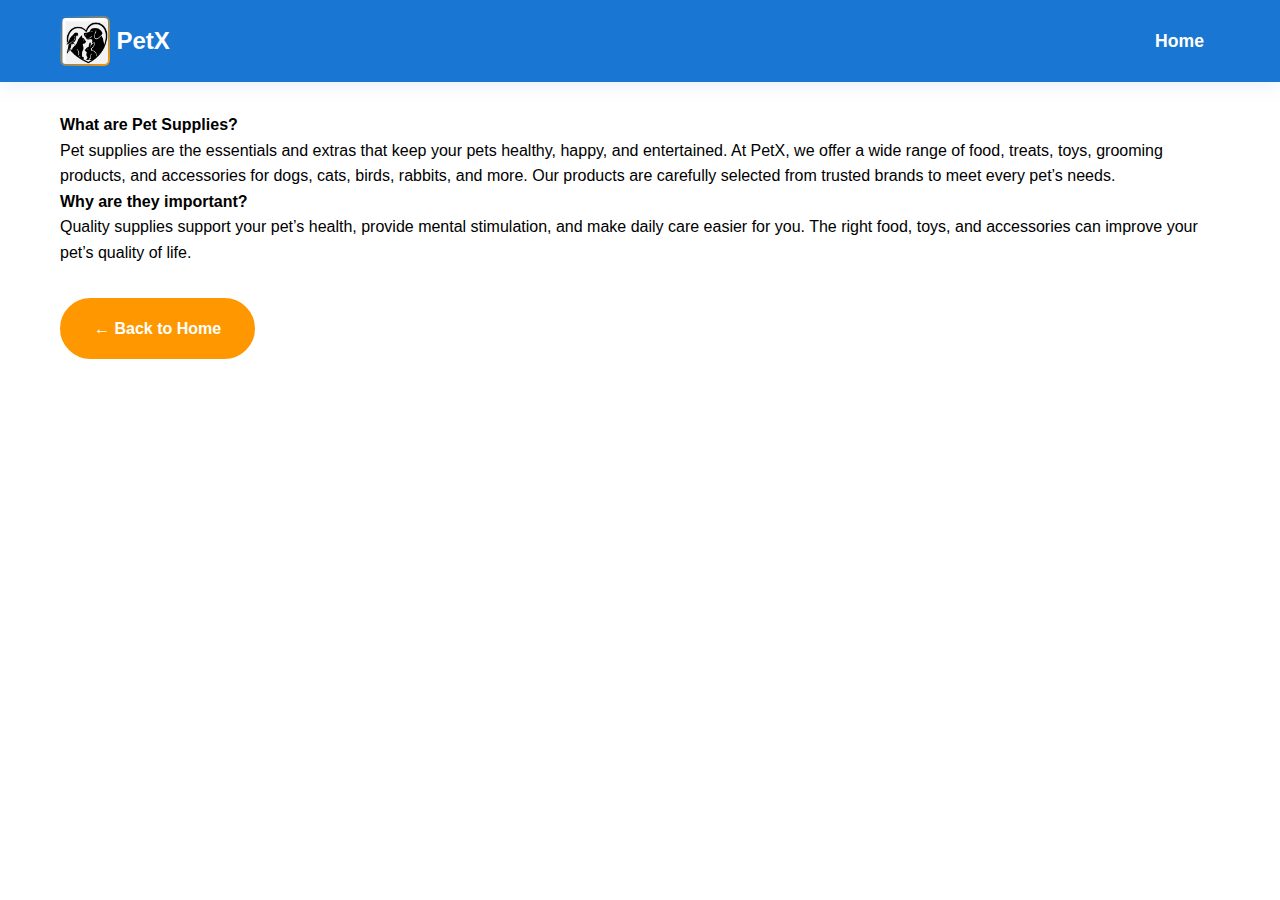
<file: service-supplies.html>
<!DOCTYPE html>
<html lang="en">
<head>
    <meta charset="UTF-8">
    <meta name="viewport" content="width=device-width, initial-scale=1.0">
    <title>Pet Supplies - PetX</title>
    <link rel="stylesheet" href="styles.css">
    <link href="https://cdnjs.cloudflare.com/ajax/libs/font-awesome/6.0.0/css/all.min.css" rel="stylesheet">
</head>
<body>
    <nav class="navbar">
        <div class="nav-container">
            <div class="nav-logo">
                <img src="logo.png" alt="PetX Logo" class="petx-logo" />
                <span>PetX</span>
            </div>
            <ul class="nav-menu">
                <li class="nav-item"><a href="index.html" class="nav-link">Home</a></li>
            </ul>
        </div>
    </nav>
    <section class="service-inner">
        <div class="container">
            <h1 class="section-title"><i class="fas fa-shopping-cart"></i> Pet Supplies</h1>
            <p><strong>What are Pet Supplies?</strong></p>
            <p>Pet supplies are the essentials and extras that keep your pets healthy, happy, and entertained. At PetX, we offer a wide range of food, treats, toys, grooming products, and accessories for dogs, cats, birds, rabbits, and more. Our products are carefully selected from trusted brands to meet every pet’s needs.</p>
            <p><strong>Why are they important?</strong></p>
            <p>Quality supplies support your pet’s health, provide mental stimulation, and make daily care easier for you. The right food, toys, and accessories can improve your pet’s quality of life.</p>
            <a href="index.html" class="btn btn-secondary" style="margin-top:2rem;display:inline-block;">&larr; Back to Home</a>
        </div>
    </section>
</body>
</html>
</file>
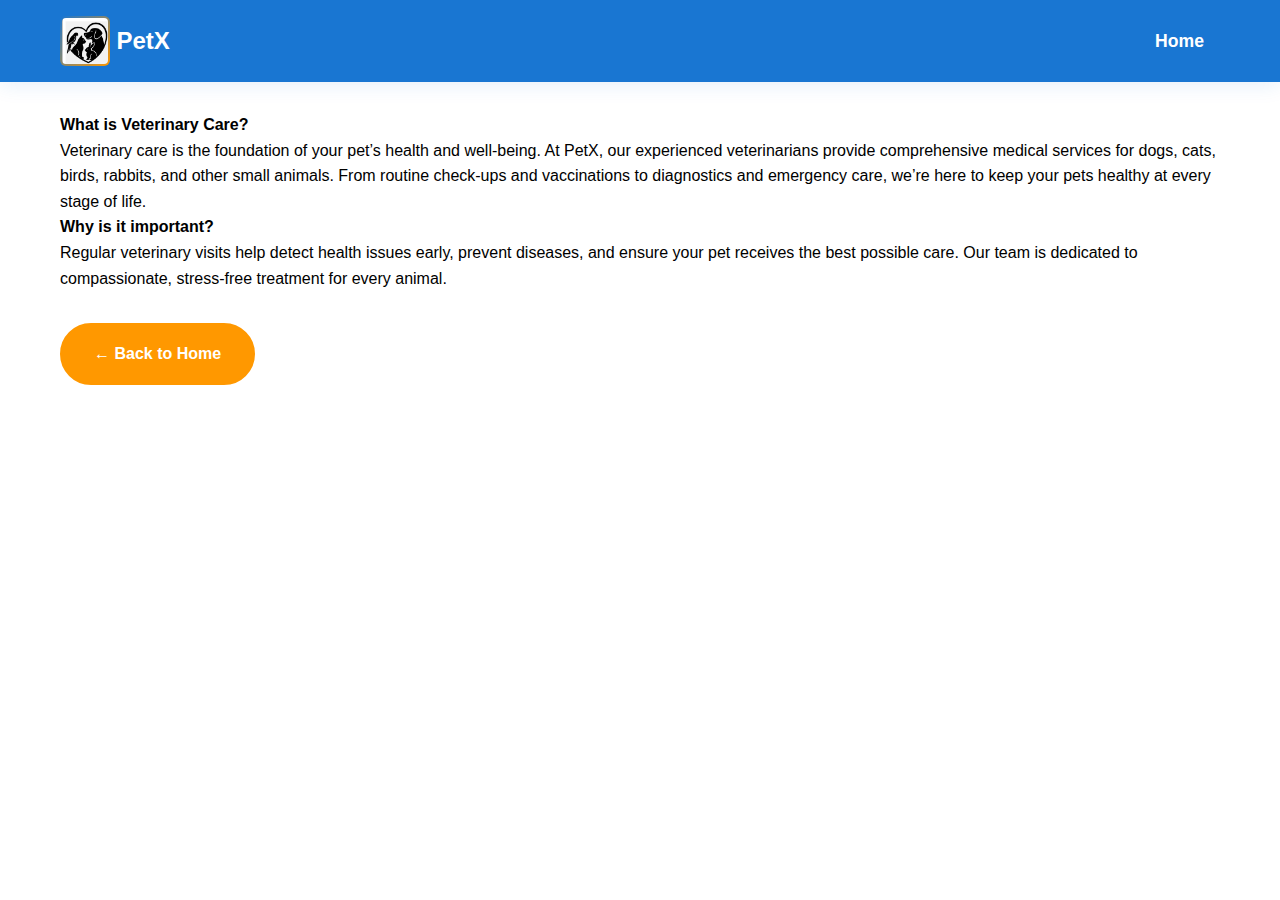
<file: service-veterinary.html>
<!DOCTYPE html>
<html lang="en">
<head>
    <meta charset="UTF-8">
    <meta name="viewport" content="width=device-width, initial-scale=1.0">
    <title>Veterinary Care - PetX</title>
    <link rel="stylesheet" href="styles.css">
    <link href="https://cdnjs.cloudflare.com/ajax/libs/font-awesome/6.0.0/css/all.min.css" rel="stylesheet">
</head>
<body>
    <nav class="navbar">
        <div class="nav-container">
            <div class="nav-logo">
                <img src="logo.png" alt="PetX Logo" class="petx-logo" />
                <span>PetX</span>
            </div>
            <ul class="nav-menu">
                <li class="nav-item"><a href="index.html" class="nav-link">Home</a></li>
            </ul>
        </div>
    </nav>
    <section class="service-inner">
        <div class="container">
            <h1 class="section-title"><i class="fas fa-user-md"></i> Veterinary Care</h1>
            <p><strong>What is Veterinary Care?</strong></p>
            <p>Veterinary care is the foundation of your pet’s health and well-being. At PetX, our experienced veterinarians provide comprehensive medical services for dogs, cats, birds, rabbits, and other small animals. From routine check-ups and vaccinations to diagnostics and emergency care, we’re here to keep your pets healthy at every stage of life.</p>
            <p><strong>Why is it important?</strong></p>
            <p>Regular veterinary visits help detect health issues early, prevent diseases, and ensure your pet receives the best possible care. Our team is dedicated to compassionate, stress-free treatment for every animal.</p>
            <a href="index.html" class="btn btn-secondary" style="margin-top:2rem;display:inline-block;">&larr; Back to Home</a>
        </div>
    </section>
</body>
</html>
</file>
<file: styles.css>
/* Reset and Base Styles */
* {
    margin: 0;
    padding: 0;
    box-sizing: border-box;
}

:root {
    --primary-blue: #1976d2;
    --primary-blue-dark: #0d47a1;
    --accent-blue: #42a5f5;
    --primary-orange: #ff9800;
    --primary-orange-dark: #f57c00;
    --accent-orange: #ffb74d;
    --white: #fff;
    --light-gray: #f5f5f5;
    --dark-gray: #424242;
}

body {
    font-family: 'Poppins', sans-serif;
    line-height: 1.6;
    color: #000000;
    overflow-x: hidden;
    background: var(--white);
}

.container {
    max-width: 1200px;
    margin: 0 auto;
    padding: 0 20px;
}

/* Navigation */
.navbar {
    position: fixed;
    top: 0;
    width: 100%;
    background: var(--primary-blue) !important;
    z-index: 1000;
    padding: 1rem 0;
    box-shadow: 0 2px 20px rgba(25, 118, 210, 0.12);
}

.nav-container {
    max-width: 1200px;
    margin: 0 auto;
    padding: 0 20px;
    display: flex;
    justify-content: space-between;
    align-items: center;
    background: var(--primary-blue);
}

.nav-logo {
    display: flex;
    align-items: center;
    font-size: 1.5rem;
    font-weight: 700;
    color: var(--white) !important;
    background: var(--primary-blue);
}

.nav-logo i {
    margin-right: 0.5rem;
    font-size: 1.8rem;
}

.nav-menu {
    display: flex;
    flex-direction: row;
    gap: 2rem;
    list-style: none;
    justify-content: flex-end;
    align-items: center;
    margin: 0;
    padding: 0;
    background: var(--primary-blue);
}

.nav-link {
    color: #fff !important;
    text-decoration: none;
    font-weight: 600;
    font-size: 1.1rem;
    padding: 0.5rem 1rem;
    border-radius: 6px;
    transition: background 0.2s, color 0.2s;
    user-select: none;
    -webkit-user-select: none;
    -moz-user-select: none;
    -ms-user-select: none;
    background: none;
    display: inline-block;
}

.nav-link:hover,
.nav-link:focus,
.nav-link:active {
    background: var(--primary-orange) !important;
    color: #fff !important;
    text-decoration: none;
}

.login-btn, a.login-btn {
    background: var(--primary-orange);
    color: var(--white) !important;
    border: none;
    padding: 0.5rem 1.5rem;
    border-radius: 25px;
    cursor: pointer;
    font-weight: 500;
    transition: all 0.3s ease;
    text-decoration: none !important;
    font-family: inherit;
    font-size: 1rem;
    display: inline-block;
}

.login-btn:hover {
    background: var(--primary-orange-dark);
    transform: translateY(-2px);
}

.hamburger {
    display: none;
    flex-direction: column;
    cursor: pointer;
}

.bar {
    width: 25px;
    height: 3px;
    background: #333;
    margin: 3px 0;
    transition: 0.3s;
}

/* Hero Section */
.hero {
    min-height: 100vh;
    background: linear-gradient(135deg, var(--primary-blue) 0%, var(--primary-orange) 100%);
    display: flex;
    align-items: center;
    padding-top: 80px;
}

.hero-container {
    max-width: 1200px;
    margin: 0 auto;
    padding: 0 20px;
    text-align: center;
}

.hero-title {
    font-size: 3.5rem;
    font-weight: 700;
    color: var(--white);
    margin-bottom: 1rem;
    animation: fadeInUp 1s ease;
    display: flex;
    align-items: center;
    gap: 1rem;
    justify-content: center;
}

.hero-logo {
    border-radius: 12px;
    background: linear-gradient(135deg, var(--primary-blue), var(--primary-orange));
    padding: 6px;
    box-shadow: 0 4px 15px rgba(0, 0, 0, 0.2);
    width: 110px;
    height: 110px;
    object-fit: cover;
}

.hero-subtitle {
    font-size: 1.2rem;
    color: rgba(255, 255, 255, 0.9);
    margin-bottom: 2rem;
    animation: fadeInUp 1s ease 0.2s both;
}

.hero-buttons {
    display: flex;
    gap: 1rem;
    animation: fadeInUp 1s ease 0.6s both;
    justify-content: center;
    margin-top: 2rem;
}

.btn {
    padding: 1rem 2rem;
    border: none;
    border-radius: 50px;
    font-weight: 600;
    cursor: pointer;
    transition: all 0.3s ease;
    text-decoration: none;
    display: inline-block;
}

.btn-primary {
    background: var(--primary-orange);
    color: var(--white);
}

.btn-primary:hover {
    background: var(--primary-orange-dark);
    transform: translateY(-3px);
    box-shadow: 0 10px 20px rgba(255, 152, 0, 0.3);
}

.btn-secondary {
    background: var(--primary-orange);
    color: var(--white);
    border: 2px solid var(--primary-orange);
}

.btn-secondary:hover {
    background: transparent;
    color: var(--primary-orange);
}

/* Hero image styles removed as floating card is now below the title */

.floating-card {
    background: rgba(255, 152, 0, 0.15);
    backdrop-filter: blur(10px);
    padding: 2rem;
    border-radius: 20px;
    text-align: center;
    color: var(--white);
    max-width: 400px;
    margin: 0 auto;
    margin-bottom: 2rem;
    animation: fadeInUp 1s ease 0.4s both, float 3s ease-in-out infinite;
}

.floating-card i {
    font-size: 3rem;
    margin-bottom: 1rem;
    color: var(--primary-orange);
}

.floating-card h3 {
    margin-bottom: 0.5rem;
}

/* About Section */
.about-section {
    padding: 5rem 0;
    background: var(--white);
    color: #000000;
}

.about-content {
    display: grid;
    grid-template-columns: 2fr 1fr;
    gap: 3rem;
    align-items: center;
}

.about-text p {
    margin-bottom: 1.5rem;
    font-size: 1.1rem;
    line-height: 1.8;
    color: #000000;
}

.about-stats {
    display: grid;
    grid-template-columns: repeat(2, 1fr);
    gap: 2rem;
}

.stat-item {
    text-align: center;
    padding: 2rem 1rem;
    background: var(--light-gray);
    border-radius: 15px;
    box-shadow: 0 5px 15px rgba(0, 0, 0, 0.1);
    color: #000000;
}

.stat-item i {
    font-size: 2.5rem;
    color: var(--primary-orange);
    margin-bottom: 1rem;
}

.stat-item h3 {
    font-size: 2rem;
    font-weight: 700;
    color: var(--primary-blue);
    margin-bottom: 0.5rem;
}

.stat-item p {
    color: #000000;
    font-weight: 500;
}

/* Services Section */
.services {
    padding: 5rem 0;
    background: #f8f9fa;
}

.section-title {
    text-align: center;
    font-size: 2.5rem;
    font-weight: 700;
    margin-bottom: 3rem;
    color: var(--primary-blue);
}

.services-grid {
    display: grid;
    grid-template-columns: repeat(auto-fit, minmax(250px, 1fr));
    gap: 2rem;
}

.service-card {
    background: var(--white);
    padding: 2rem;
    border-radius: 15px;
    text-align: center;
    box-shadow: 0 5px 15px rgba(0, 0, 0, 0.1);
    transition: all 0.3s ease;
    border: 1px solid var(--light-gray);
    color: #000000;
}

.service-card:hover {
    transform: translateY(-10px);
    box-shadow: 0 15px 30px rgba(0, 0, 0, 0.2);
}

.service-icon {
    width: 80px;
    height: 80px;
    background: linear-gradient(135deg, var(--primary-orange), var(--primary-orange-dark));
    border-radius: 50%;
    display: flex;
    align-items: center;
    justify-content: center;
    margin: 0 auto 1rem;
}

.service-icon i {
    font-size: 2rem;
    color: var(--white);
}

.service-card h3 {
    margin-bottom: 1rem;
    color: #000000;
}

.service-card p {
    color: #000000;
}

/* Map Section */
.map-section {
    padding: 5rem 0;
    background: white;
}

.map-container {
    display: grid;
    grid-template-columns: 1fr 2fr;
    gap: 3rem;
    align-items: start;
}

.map-info {
    background: var(--light-gray);
    border: 2px solid var(--primary-orange);
    border-radius: 16px;
    padding: 2rem;
    color: #000000 !important;
}

.map-info h3 {
    background: var(--primary-orange);
    color: var(--white) !important;
    padding: 0.5rem 1rem;
    border-radius: 8px;
    margin-bottom: 1rem;
    display: inline-block;
}

.map-info p {
    margin-bottom: 0.5rem;
    display: flex;
    align-items: center;
}

.map-info i {
    margin-right: 0.5rem;
    color: var(--primary-blue);
    width: 20px;
}

.hours {
    margin-top: 1.5rem;
    padding-top: 1.5rem;
    border-top: 1px solid #ddd;
}

.hours h4 {
    background: var(--primary-orange);
    color: var(--white) !important;
    padding: 0.3rem 0.8rem;
    border-radius: 6px;
    margin-bottom: 0.5rem;
    display: inline-block;
}

.map-frame {
    border-radius: 15px;
    overflow: hidden;
    box-shadow: 0 5px 15px rgba(0, 0, 0, 0.1);
}

/* FAQ Section */
.faq-section {
    padding: 5rem 0;
    background: var(--light-gray);
    color: #000000;
}

.faq-container {
    max-width: 800px;
    margin: 0 auto;
}

.faq-item {
    background: var(--white);
    margin-bottom: 1rem;
    border-radius: 10px;
    overflow: hidden;
    box-shadow: 0 2px 10px rgba(25, 118, 210, 0.08);
}

.faq-question {
    padding: 1.5rem;
    cursor: pointer;
    display: flex;
    justify-content: space-between;
    align-items: center;
    transition: background 0.3s ease;
    background: var(--white);
    color: #000000;
}

.faq-question:hover {
    background: var(--white);
    color: #000000;
}

.faq-question h3 {
    margin: 0;
    color: #000000;
}

.faq-question i {
    color: var(--primary-orange);
    transition: transform 0.3s ease;
}

.faq-answer {
    max-height: 0;
    overflow: hidden;
    transition: max-height 0.3s ease;
    background: var(--white);
    color: #000000;
}

.faq-answer.active {
    max-height: 200px;
}

.faq-answer p {
    padding: 0 1.5rem 1.5rem;
    color: var(--dark-gray) !important;
    margin: 0;
}

/* Modal */
.modal {
    display: none;
    position: fixed;
    z-index: 2000;
    left: 0;
    top: 0;
    width: 100%;
    height: 100%;
    background-color: rgba(0, 0, 0, 0.5);
    backdrop-filter: blur(5px);
}

.modal-content {
    background-color: var(--white);
    margin: 10% auto;
    padding: 0;
    border-radius: 15px;
    width: 90%;
    max-width: 400px;
    position: relative;
    animation: modalSlideIn 0.3s ease;
    color: #000000;
}

.close {
    color: #000000;
    float: right;
    font-size: 28px;
    font-weight: bold;
    position: absolute;
    right: 20px;
    top: 15px;
    cursor: pointer;
}

.close:hover {
    color: #000000;
}

.login-container {
    padding: 2rem;
}

.login-container h2 {
    text-align: center;
    color: var(--primary-blue);
    margin-bottom: 2rem;
}

.form-group {
    margin-bottom: 1.5rem;
}

.form-group label {
    display: block;
    margin-bottom: 0.5rem;
    color: #000000;
    font-weight: 500;
}

.form-group input {
    width: 100%;
    padding: 0.75rem;
    border: 2px solid var(--primary-orange);
    border-radius: 8px;
    font-size: 1rem;
    transition: border-color 0.3s ease;
    background: var(--white);
    color: var(--dark-gray) !important;
}

.form-group input:focus {
    outline: none;
    border-color: var(--primary-blue);
}

.login-footer {
    text-align: center;
    margin-top: 1rem;
    color: #000000;
}

.login-footer a {
    color: var(--primary-orange);
    text-decoration: none;
}

.login-footer a:hover {
    color: #000000;
}

/* Chatbot */
.chatbot {
    position: fixed;
    bottom: 20px;
    right: 20px;
    width: 350px;
    background: var(--white);
    border-radius: 15px;
    box-shadow: 0 10px 30px rgba(255, 152, 0, 0.25);
    z-index: 1000;
    overflow: hidden;
    color: #000000;
    animation: slideInUp 0.3s ease;
}

.chatbot-header {
    background: linear-gradient(135deg, var(--primary-orange), var(--primary-orange-dark));
    color: var(--white);
    padding: 1rem;
    cursor: pointer;
    display: flex;
    align-items: center;
    justify-content: space-between;
}

.chatbot-header i {
    margin-right: 0.5rem;
    color: var(--white);
}

.chatbot-body {
    height: 400px;
    display: flex;
    flex-direction: column;
    background: var(--white);
    color: #000000;
}

.chat-messages {
    flex: 1;
    padding: 1rem;
    overflow-y: auto;
    max-height: 300px;
    background: var(--white);
    color: #000000;
}

.message {
    display: flex;
    margin-bottom: 1rem;
    align-items: flex-start;
}

.bot-message {
    flex-direction: row;
}

.user-message {
    flex-direction: row-reverse;
}

.message i {
    width: 30px;
    height: 30px;
    border-radius: 50%;
    display: flex;
    align-items: center;
    justify-content: center;
    margin: 0 0.5rem;
    font-size: 0.8rem;
}

.bot-message i {
    background: var(--primary-orange);
    color: var(--white);
}

.user-message i {
    background: var(--primary-blue);
    color: var(--white);
}

.message-content {
    background: var(--light-gray);
    padding: 0.75rem;
    border-radius: 15px;
    max-width: 70%;
    color: #000000;
}

.user-message .message-content {
    background: var(--primary-orange);
    color: var(--white);
}

.chat-input {
    display: flex;
    padding: 1rem;
    border-top: 1px solid var(--primary-orange);
    background: var(--white);
}

.chat-input input {
    flex: 1;
    padding: 0.5rem;
    border: 1px solid var(--primary-orange);
    border-radius: 20px;
    margin-right: 0.5rem;
    background: var(--white);
    color: #000000;
}

.chat-input input::placeholder {
    color: #666666;
}

.chat-input button {
    background: var(--primary-orange);
    color: var(--white);
    border: none;
    border-radius: 50%;
    width: 35px;
    height: 35px;
    cursor: pointer;
    display: flex;
    align-items: center;
    justify-content: center;
}

/* Footer */
.footer {
    background: var(--primary-blue);
    color: var(--white);
    padding: 3rem 0 1rem;
}

.footer-content {
    display: grid;
    grid-template-columns: repeat(auto-fit, minmax(250px, 1fr));
    gap: 2rem;
    margin-bottom: 2rem;
}

.footer-section h3,
.footer-section h4 {
    margin-bottom: 1rem;
    color: var(--primary-orange);
}

.footer-section ul {
    list-style: none;
}

.footer-section ul li {
    margin-bottom: 0.5rem;
}

.footer-section a {
    color: #ccc;
    text-decoration: none;
    transition: color 0.3s ease;
}

.footer-section a:hover {
    color: #000000;
}

.social-links {
    display: flex;
    gap: 1rem;
}

.social-links a {
    width: 40px;
    height: 40px;
    background: var(--primary-orange);
    border-radius: 50%;
    display: flex;
    align-items: center;
    justify-content: center;
    transition: all 0.3s ease;
}

.social-links a:hover {
    background: var(--primary-orange);
    color: #000000;
    transform: translateY(-3px);
}

.footer-bottom {
    text-align: center;
    padding-top: 2rem;
    border-top: 1px solid #555;
    color: #ccc;
}

/* Animations */
@keyframes fadeInUp {
    from {
        opacity: 0;
        transform: translateY(30px);
    }
    to {
        opacity: 1;
        transform: translateY(0);
    }
}

@keyframes fadeInRight {
    from {
        opacity: 0;
        transform: translateX(30px);
    }
    to {
        opacity: 1;
        transform: translateX(0);
    }
}

@keyframes float {
    0%, 100% {
        transform: translateY(0px);
    }
    50% {
        transform: translateY(-10px);
    }
}

@keyframes modalSlideIn {
    from {
        opacity: 0;
        transform: translateY(-50px);
    }
    to {
        opacity: 1;
        transform: translateY(0);
    }
}

@keyframes slideInUp {
    from {
        opacity: 0;
        transform: translateY(100px);
    }
    to {
        opacity: 1;
        transform: translateY(0);
    }
}

/* Nearby Services Section */
.nearby-services {
    padding: 5rem 0;
    background: var(--white);
    color: #000000;
}

.nearby-listings {
    display: flex;
    flex-wrap: wrap;
    gap: 2rem;
    margin-bottom: 2rem;
    justify-content: space-between;
}

.nearby-category {
    background: var(--light-gray);
    border-radius: 12px;
    padding: 1.5rem 2rem;
    min-width: 220px;
    flex: 1 1 220px;
    box-shadow: 0 2px 8px rgba(0,0,0,0.06);
    color: #000000;
}

.nearby-category h3 {
    color: #000000;
    margin-bottom: 1rem;
    font-size: 1.2rem;
    display: flex;
    align-items: center;
    gap: 0.5rem;
}

.nearby-category ul {
    list-style: disc inside;
    color: #000000;
}

.nearby-category li {
    margin-bottom: 0.5rem;
    font-size: 1rem;
}

.nearby-map {
    margin-top: 2rem;
    border-radius: 15px;
    overflow: hidden;
    box-shadow: 0 5px 15px rgba(25,118,210,0.08);
}

/* Service Card Links */
.service-card-link {
    text-decoration: none;
    color: inherit;
    display: block;
    transition: box-shadow 0.2s;
}

.service-card-link:focus .service-card,
.service-card-link:hover .service-card {
    box-shadow: 0 15px 30px rgba(25,118,210,0.15);
    outline: none;
}

/* Lost & Found Section */
.lost-found-section {
    padding: 5rem 0;
    background: var(--light-gray);
    text-align: center;
    color: #000000;
}
.lost-found-actions {
    margin-top: 2rem;
    display: flex;
    gap: 1.5rem;
    justify-content: center;
    flex-wrap: wrap;
}

/* Payment Section - Now integrated into Dashboard */



/* Dashboard Section */
.dashboard-section {
    background: linear-gradient(135deg, var(--primary-blue) 60%, var(--primary-orange) 100%);
    min-height: 100vh;
    display: flex;
    align-items: center;
    justify-content: center;
    padding-top: 100px;
    padding-bottom: 50px;
}
.dashboard-card {
    background: var(--white);
    border-radius: 18px;
    box-shadow: 0 8px 32px rgba(44, 62, 80, 0.12);
    padding: 2.5rem 2rem 2rem 2rem;
    max-width: 500px;
    margin: 0 auto;
    text-align: center;
    position: relative;
    animation: fadeInUp 0.8s;
    color: #000000;
    margin-top: 20px;
}
.dashboard-card h1 {
    color: var(--primary-blue);
    margin-bottom: 1.5rem;
    font-size: 1.8rem;
    letter-spacing: 0.5px;
}

.dashboard-card h2 {
    color: #000000;
    margin-bottom: 1.2rem;
    font-size: 1.4rem;
    letter-spacing: 0.5px;
}
.dashboard-config-list {
    list-style: none;
    padding: 0;
    margin-bottom: 2rem;
}
.dashboard-config-list li {
    background: var(--light-gray);
    margin-bottom: 0.7rem;
    padding: 0.9rem 1.2rem;
    border-radius: 10px;
    color: #000000 !important;
    font-size: 1.05rem;
    display: flex;
    align-items: center;
    justify-content: space-between;
    box-shadow: 0 2px 8px rgba(76,175,80,0.04);
}
.dashboard-timings-list {
    list-style: none;
    padding: 0;
    margin-bottom: 1.5rem;
}
.dashboard-timings-list li {
    background: #fff3e0;
    margin-bottom: 0.7rem;
    padding: 0.9rem 1.2rem;
    border-radius: 10px;
    color: #000000 !important;
    font-size: 1.05rem;
    display: flex;
    align-items: center;
    justify-content: space-between;
    box-shadow: 0 2px 8px rgba(21,101,192,0.04);
}
.dashboard-timezone {
    font-size: 0.95rem;
    color: #000000;
    margin-bottom: 1.5rem;
    font-style: italic;
}
.dashboard-section .btn {
    margin-top: 1.5rem;
}

.dashboard-payment-section {
    margin-top: 2rem;
    padding-top: 2rem;
    border-top: 2px solid var(--light-gray);
    text-align: center;
    color: #000000;
}

.dashboard-payment-section h2 {
    color: var(--primary-blue);
    margin-bottom: 1rem;
    font-size: 1.3rem;
}

.dashboard-payment-section p {
    margin-bottom: 1.5rem;
    color: #000000;
}
@media (max-width: 600px) {
    .dashboard-card {
        padding: 1.2rem 0.5rem 1.5rem 0.5rem;
    }
}

/* Responsive Design */
@media (max-width: 900px) {
    .hamburger {
        display: flex;
    }

    .nav-menu {
        position: fixed;
        left: -100%;
        top: 70px;
        flex-direction: column;
        background-color: white;
        width: 100%;
        text-align: center;
        transition: 0.3s;
        box-shadow: 0 10px 27px rgba(0, 0, 0, 0.05);
        padding: 2rem 0;
    }

    .nav-menu.active {
        left: 0;
    }

    .hero-title {
        font-size: 2.5rem;
        flex-direction: column;
        gap: 0.5rem;
    }

    .hero-logo {
        width: 100px;
        height: 100px;
        padding: 4px;
    }

    .hero-buttons {
        flex-direction: column;
        align-items: center;
    }

    .floating-card {
        max-width: 350px;
    }

    .about-content {
        grid-template-columns: 1fr;
        gap: 2rem;
    }

    .about-stats {
        grid-template-columns: repeat(2, 1fr);
        gap: 1rem;
    }

    .map-container {
        grid-template-columns: 1fr;
    }

    .chatbot {
        width: 90%;
        right: 5%;
        left: 5%;
    }

    .services-grid {
        grid-template-columns: 1fr;
    }

    .petx-logo {
        height: 24px !important;
        width: 24px !important;
        min-width: 24px !important;
        min-height: 24px !important;
        max-width: 24px !important;
        max-height: 24px !important;
        object-fit: cover !important;
        border-radius: 6px;
        margin-right: 0.4rem;
        vertical-align: middle;
        display: inline-block;
        background: var(--black);
    }
}

@media (max-width: 900px) {
  .container {
    padding: 0 8px;
  }
  .footer-content {
    grid-template-columns: repeat(auto-fit, minmax(250px, 1fr));
    gap: 2rem;
    text-align: left;
  }
  .nearby-listings {
    flex-direction: column;
    gap: 1.5rem;
    align-items: stretch;
  }
}

@media (max-width: 768px) {
  .about-content {
    grid-template-columns: 1fr;
    gap: 1.5rem;
    text-align: center;
  }
  .about-stats {
    grid-template-columns: 1fr 1fr;
    gap: 1rem;
  }
  .services-grid {
    grid-template-columns: 1fr;
    gap: 1.5rem;
  }
  .map-container {
    grid-template-columns: 1fr;
    gap: 1.5rem;
  }
  .map-frame, .nearby-map {
    margin: 0 auto;
    width: 100%;
    min-width: 0;
  }
  .faq-container {
    max-width: 100%;
    padding: 0 8px;
  }
  .dashboard-card {
    max-width: 98vw;
    padding: 1.2rem 0.5rem 1.5rem 0.5rem;
  }
  .dashboard-section {
    padding-top: 80px;
    padding-bottom: 30px;
  }
  .lost-found-actions {
    flex-direction: column;
    gap: 1rem;
  }
  .footer-section {
    text-align: center;
  }
}

@media (max-width: 480px) {
    .hero-title {
        font-size: 2rem;
        flex-direction: column;
        gap: 0.5rem;
    }

    .hero-logo {
        width: 100px;
        height: 100px;
        padding: 4px;
    }

    .section-title {
        font-size: 2rem;
    }

    .about-stats {
        grid-template-columns: 1fr;
        gap: 1rem;
    }

    .stat-item {
        padding: 1.5rem 1rem;
    }



    .btn {
        padding: 0.75rem 1.5rem;
    }
} 

/* Ensure all text is black for better readability */
body, .service-card, .faq-item, .faq-question, .faq-answer, .dashboard-card, .lost-found-section, .payment-section, .nearby-category, .modal-content, .chatbot, .chatbot-body, .chat-messages, .map-info, .footer, .dashboard-section, .dashboard-config-list li, .dashboard-timings-list li {
    color: #000000 !important;
}

.section-title, .dashboard-card h2, .map-info h3, .nearby-category h3, .footer-section h3, .footer-section h4 {
    color: #000000 !important;
}

.faq-answer p, .faq-question h3, .dashboard-timezone, .form-group label, .login-footer, .lost-found-section p, .payment-section p, .dashboard-card p, .dashboard-card ul, .dashboard-card li {
    color: #000000 !important;
}

input, select, textarea {
    color: #000000 !important;
    background: var(--white) !important;
    border-color: var(--primary-orange) !important;
}

input::placeholder, textarea::placeholder {
    color: #666666 !important;
}

.btn, .btn-primary, .btn-secondary, .login-btn {
    color: var(--white) !important;
}

/* For lighter backgrounds, use black text */
.service-card[style*="background: white"], .faq-item[style*="background: white"], .dashboard-card[style*="background: white"] {
    color: #000000 !important;
}

/* Fix for any other low-contrast areas */
::-webkit-input-placeholder { color: #666666 !important; }
::-moz-placeholder { color: #666666 !important; }
:-ms-input-placeholder { color: #666666 !important; }
::placeholder { color: #666666 !important; } 

.map-info, .map-info p, .map-info .hours, .map-info h3, .map-info h4 {
    color: #000000 !important;
}

.map-info i {
    color: var(--primary-blue) !important;
} 

.petx-logo {
    height: 50px !important;
    width: 50px !important;
    min-width: 50px !important;
    min-height: 50px !important;
    max-width: 50px !important;
    max-height: 50px !important;
    object-fit: cover !important;
    border-radius: 6px;
    margin-right: 0.4rem;
    vertical-align: middle;
    display: inline-block;
    background: linear-gradient(135deg, var(--primary-blue), var(--primary-orange));
    padding: 2px;
}

@media (max-width: 768px) {
    .petx-logo {
        height: 40px !important;
        width: 40px !important;
        min-width: 40px !important;
        min-height: 40px !important;
        max-width: 40px !important;
        max-height: 40px !important;
    }
} 

@media (max-width: 480px) {
    .petx-logo {
        height: 40px !important;
        width: 40px !important;
        min-width: 40px !important;
        min-height: 40px !important;
        max-width: 40px !important;
        max-height: 40px !important;
    }
}

/* About Section Icon Colors */
.about-stats .fa-heart {
  color: #e53935 !important; /* Red */
}
.about-stats .fa-user-md {
  color: #1976d2 !important; /* Blue */
}
.about-stats .fa-clock {
  color: #000000 !important; /* Black */
}
.about-stats .fa-star {
  color: #FFD700 !important; /* Golden Yellow */
} 

@media (max-width: 900px) {
  .hero-title {
    color: #fff !important;
  }
}
@media (max-width: 768px) {
  .hero-title {
    color: #fff !important;
  }
}
@media (max-width: 600px) {
  .hero-title {
    color: #fff !important;
  }
}
@media (max-width: 480px) {
  .hero-title {
    color: #fff !important;
  }
} 

@media (max-width: 900px) {
  .nav-link:active,
  .nav-link.active,
  .nav-link:focus {
    background: var(--primary-orange) !important;
    color: #fff !important;
  }
}
</file>
